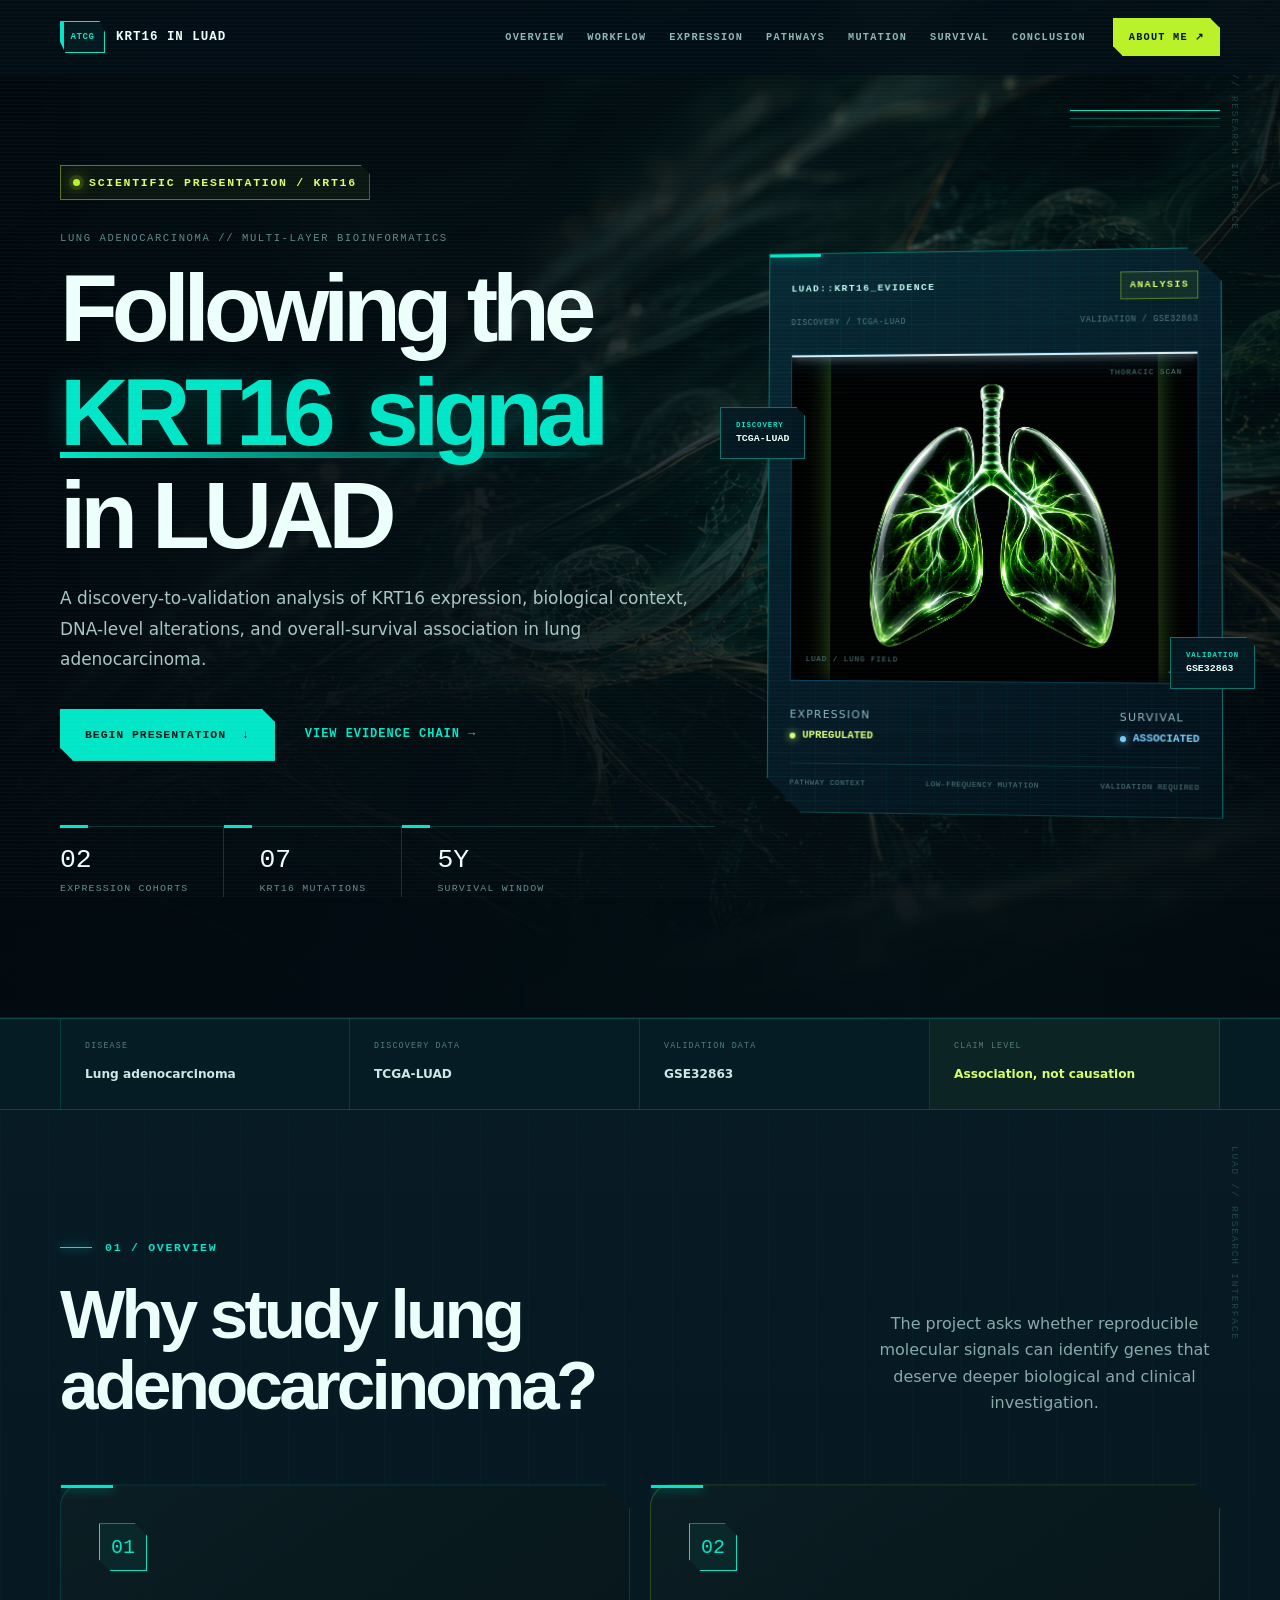
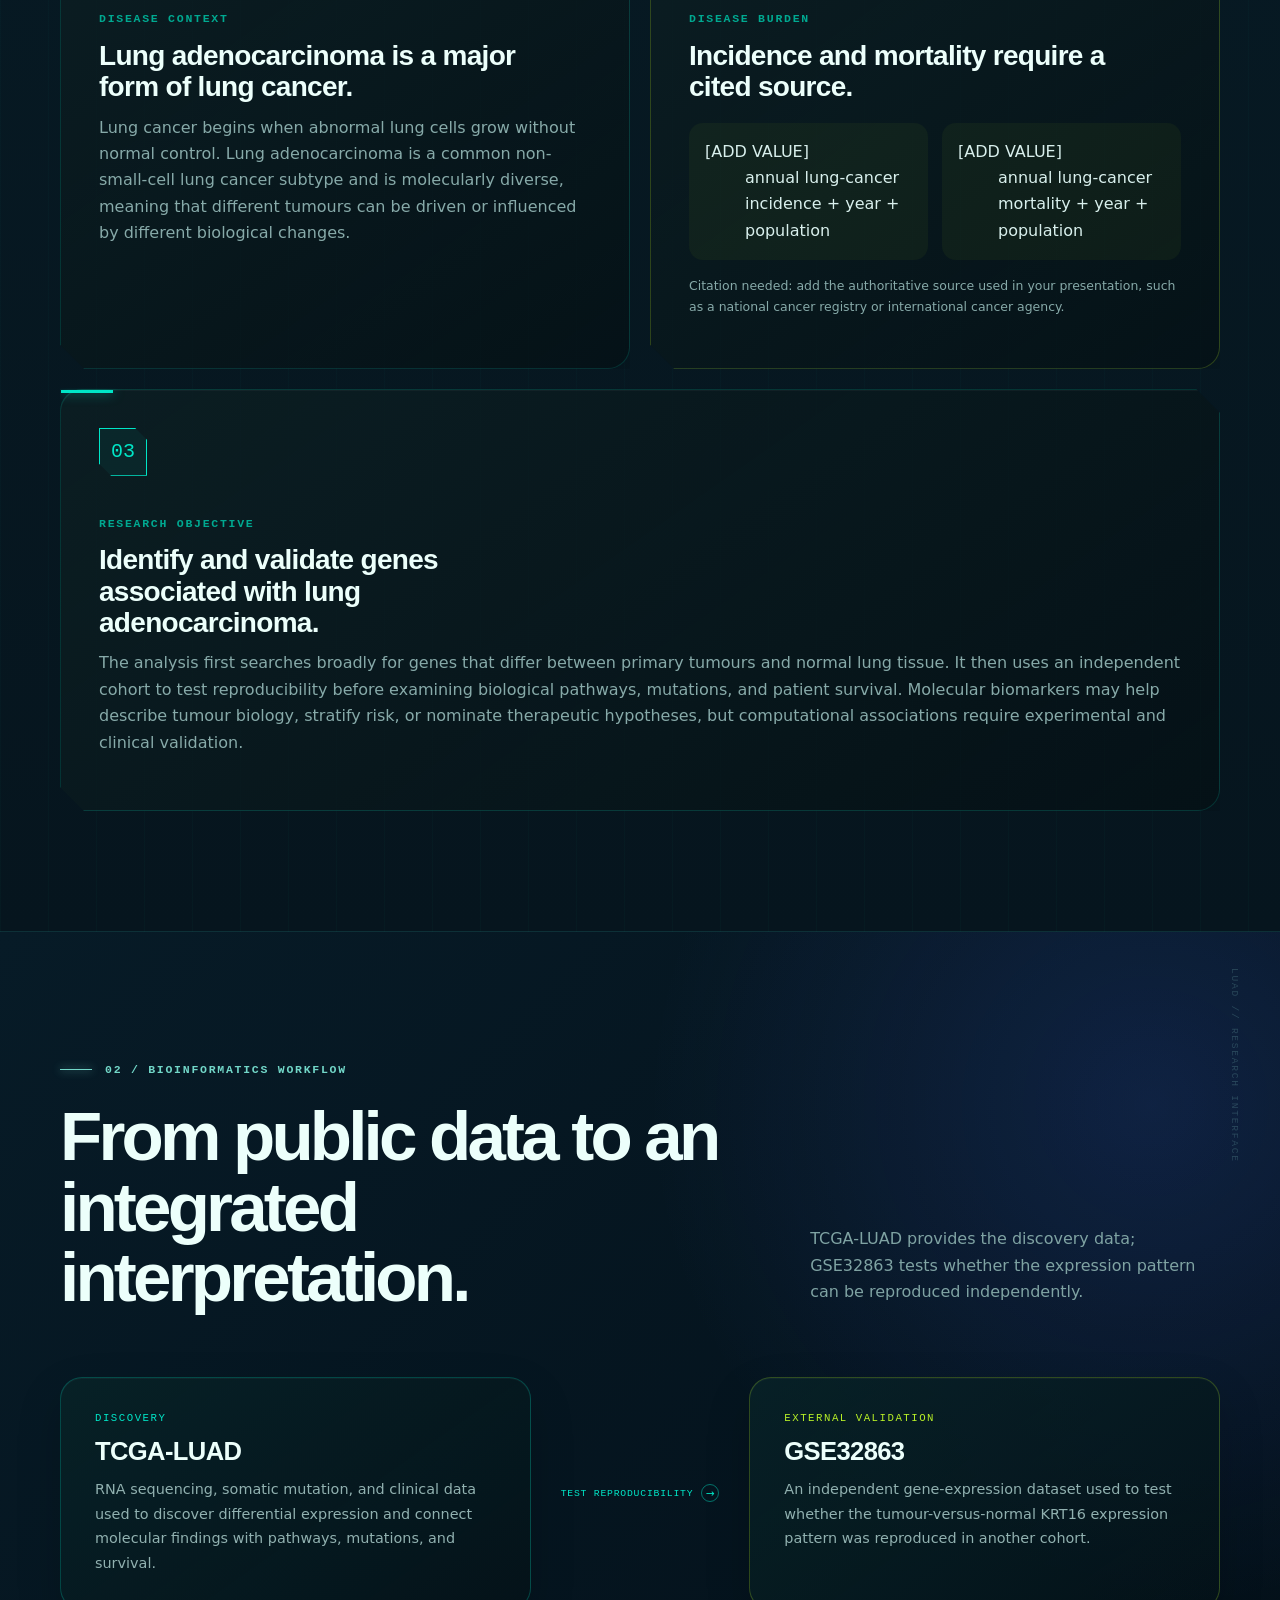
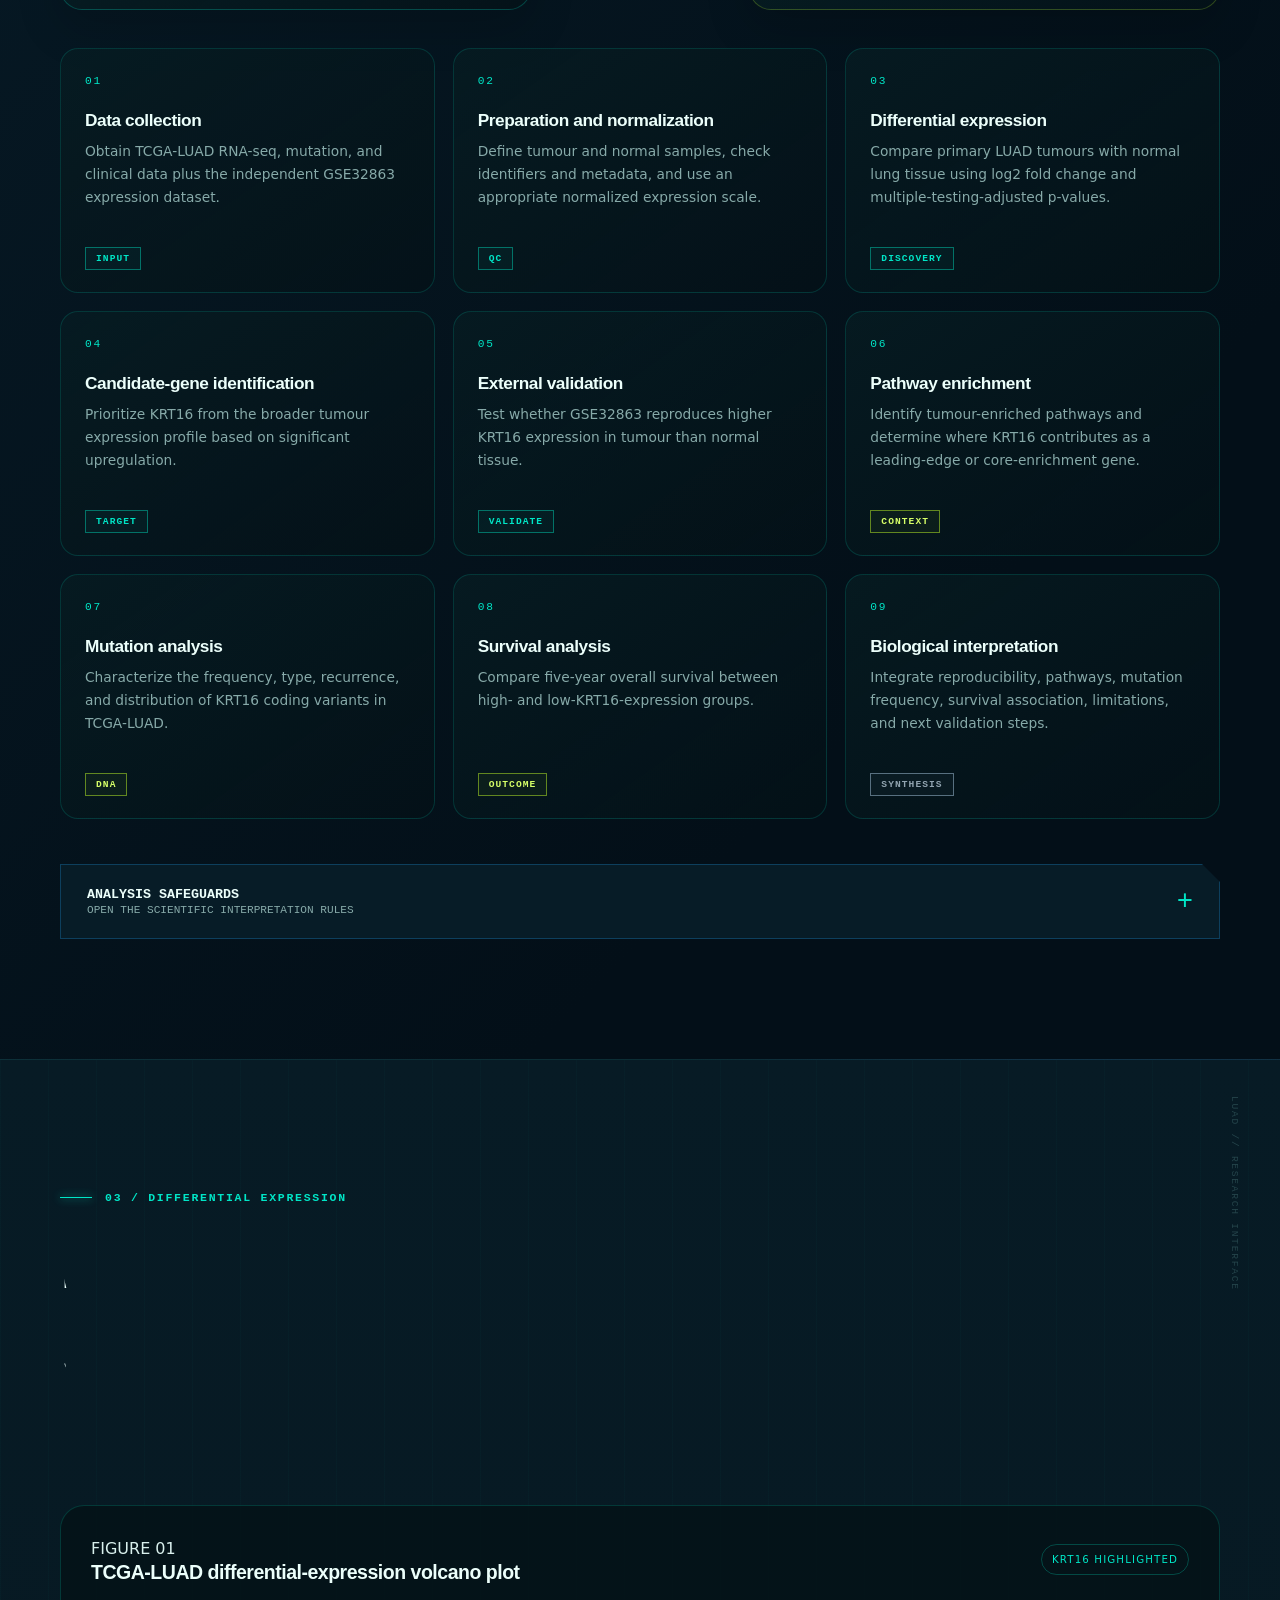
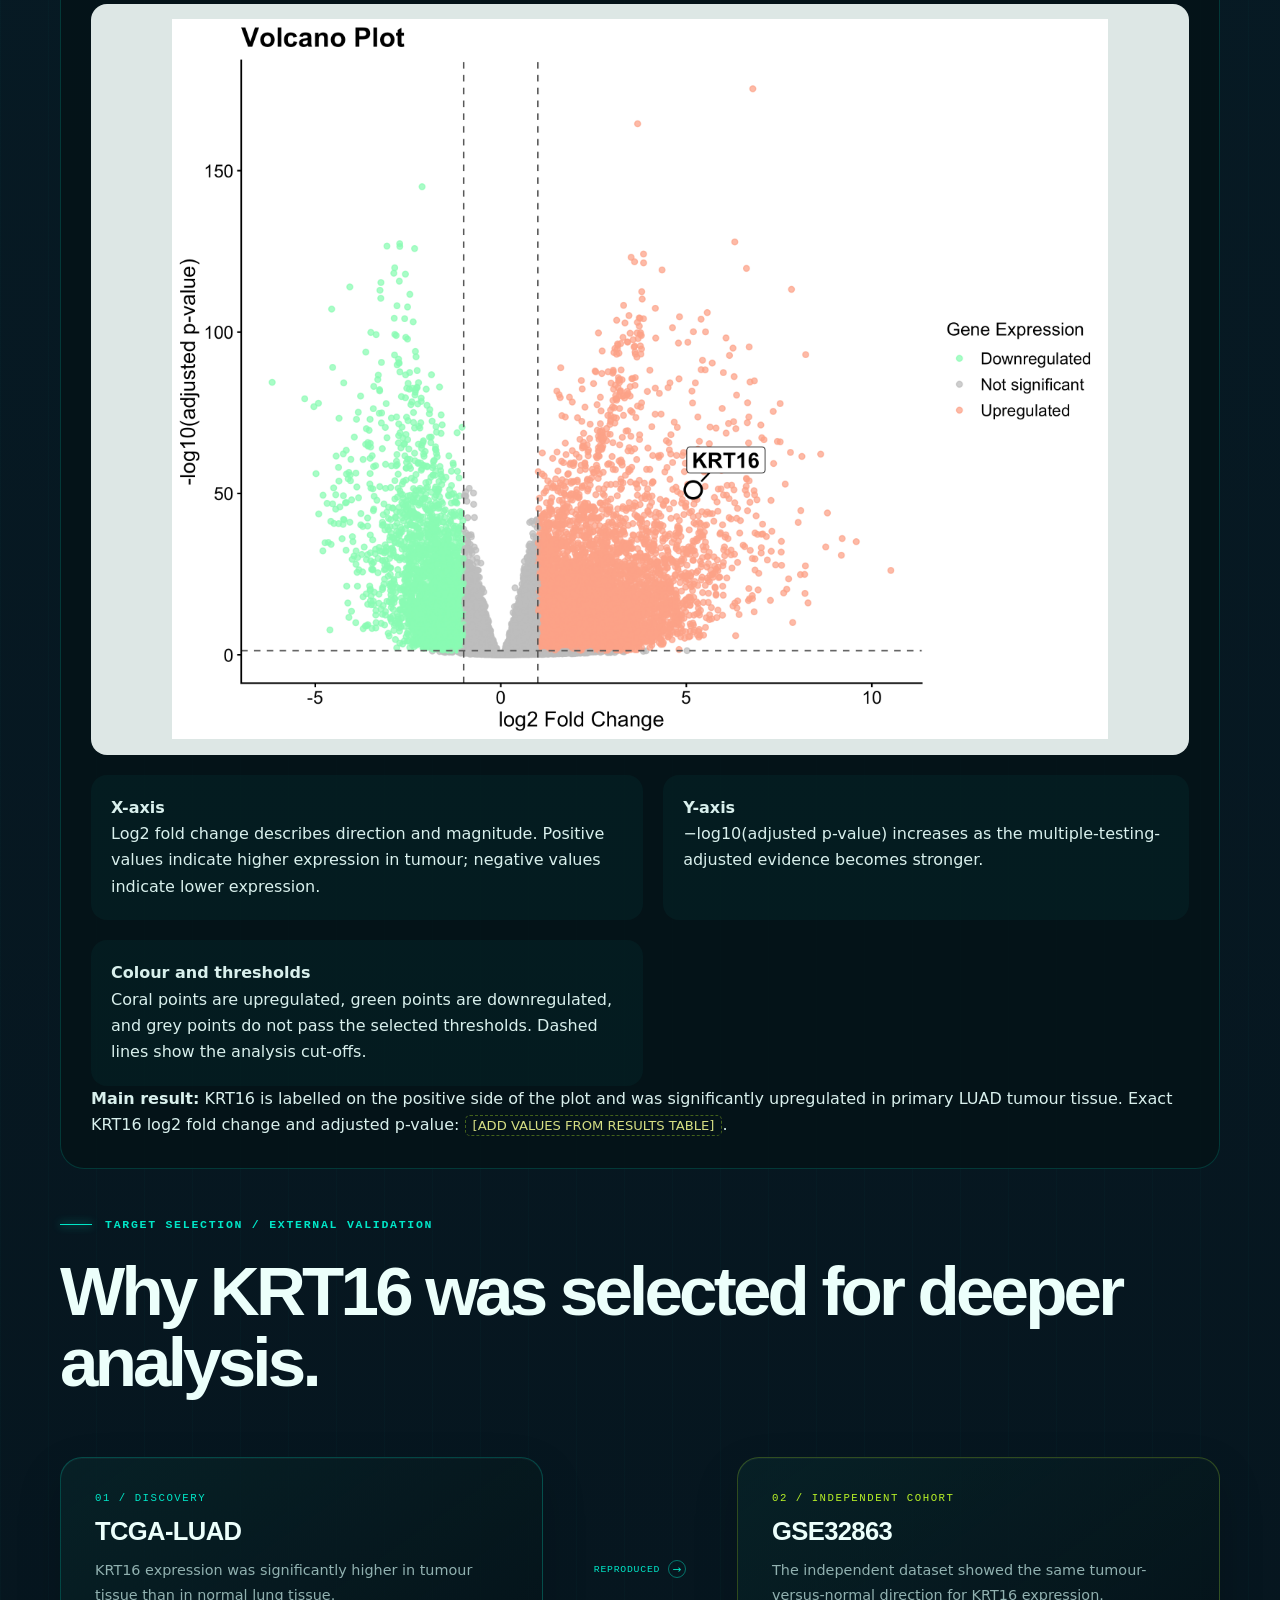
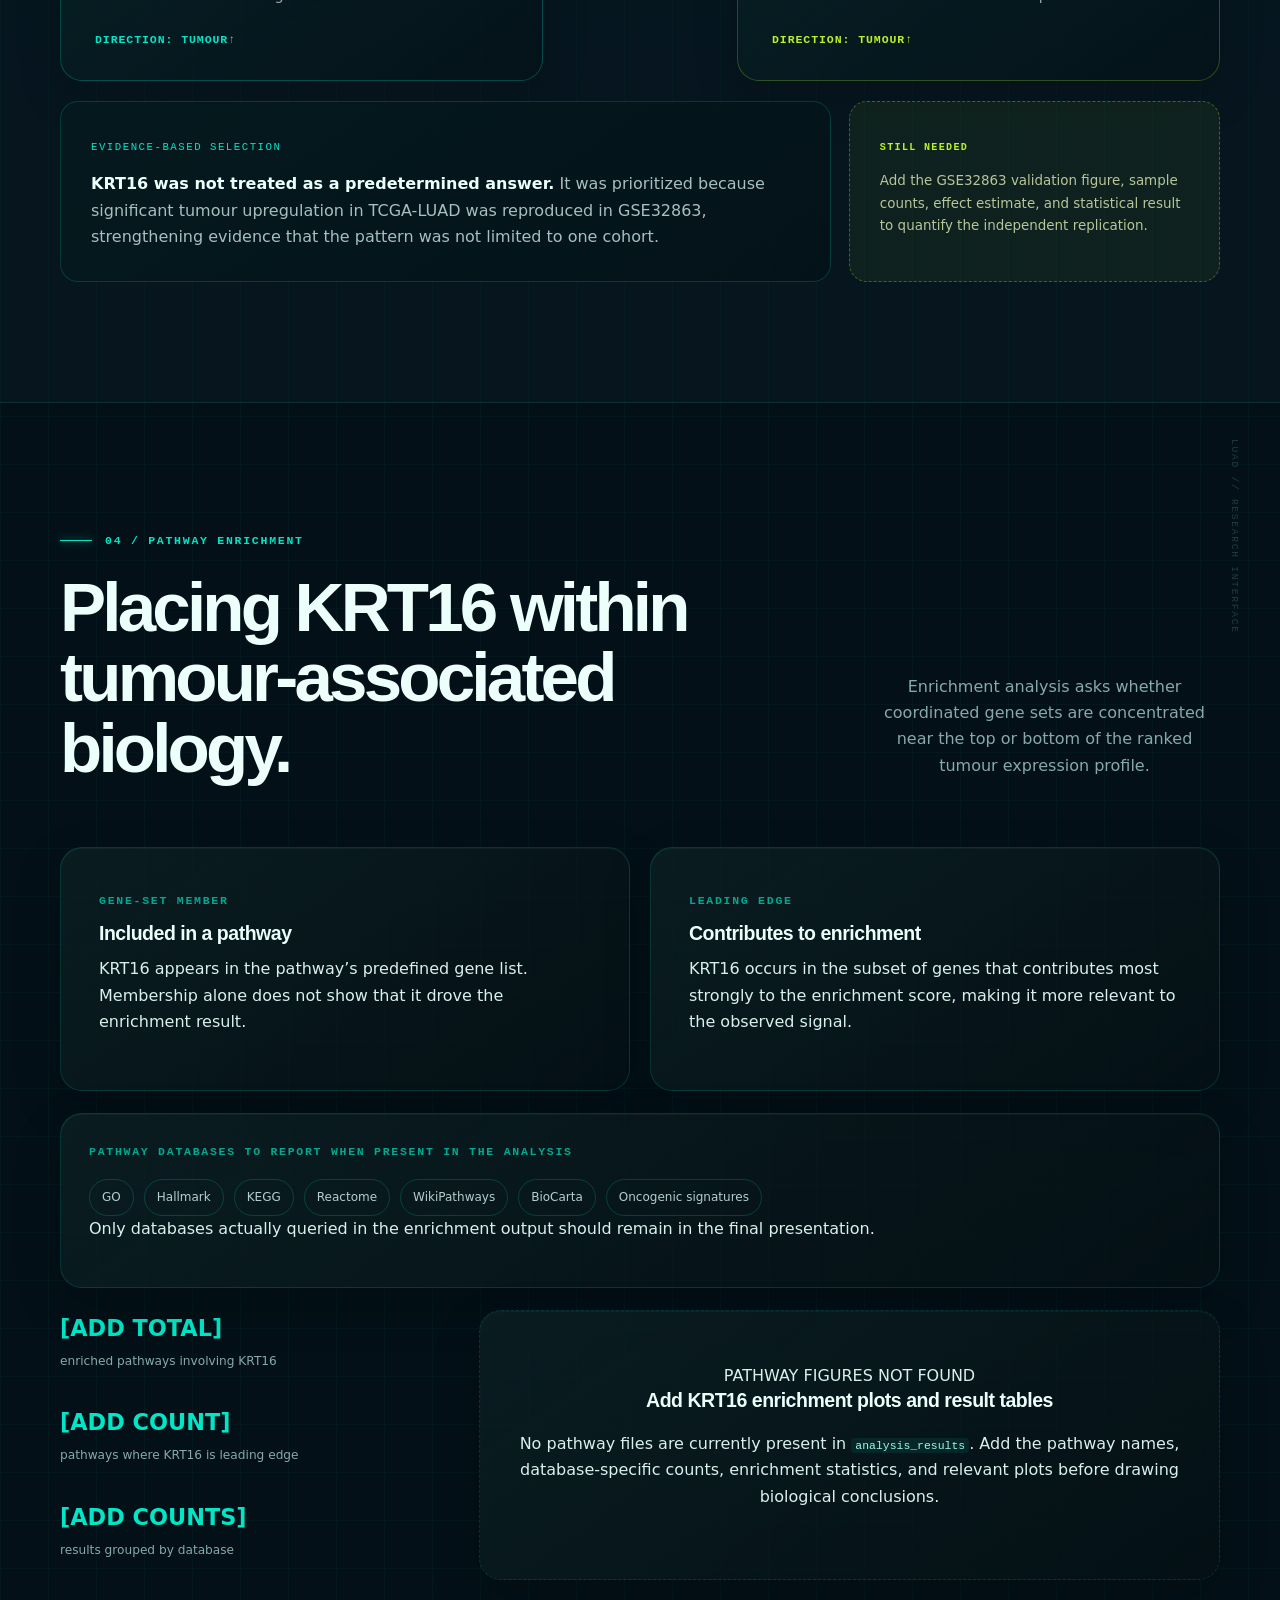
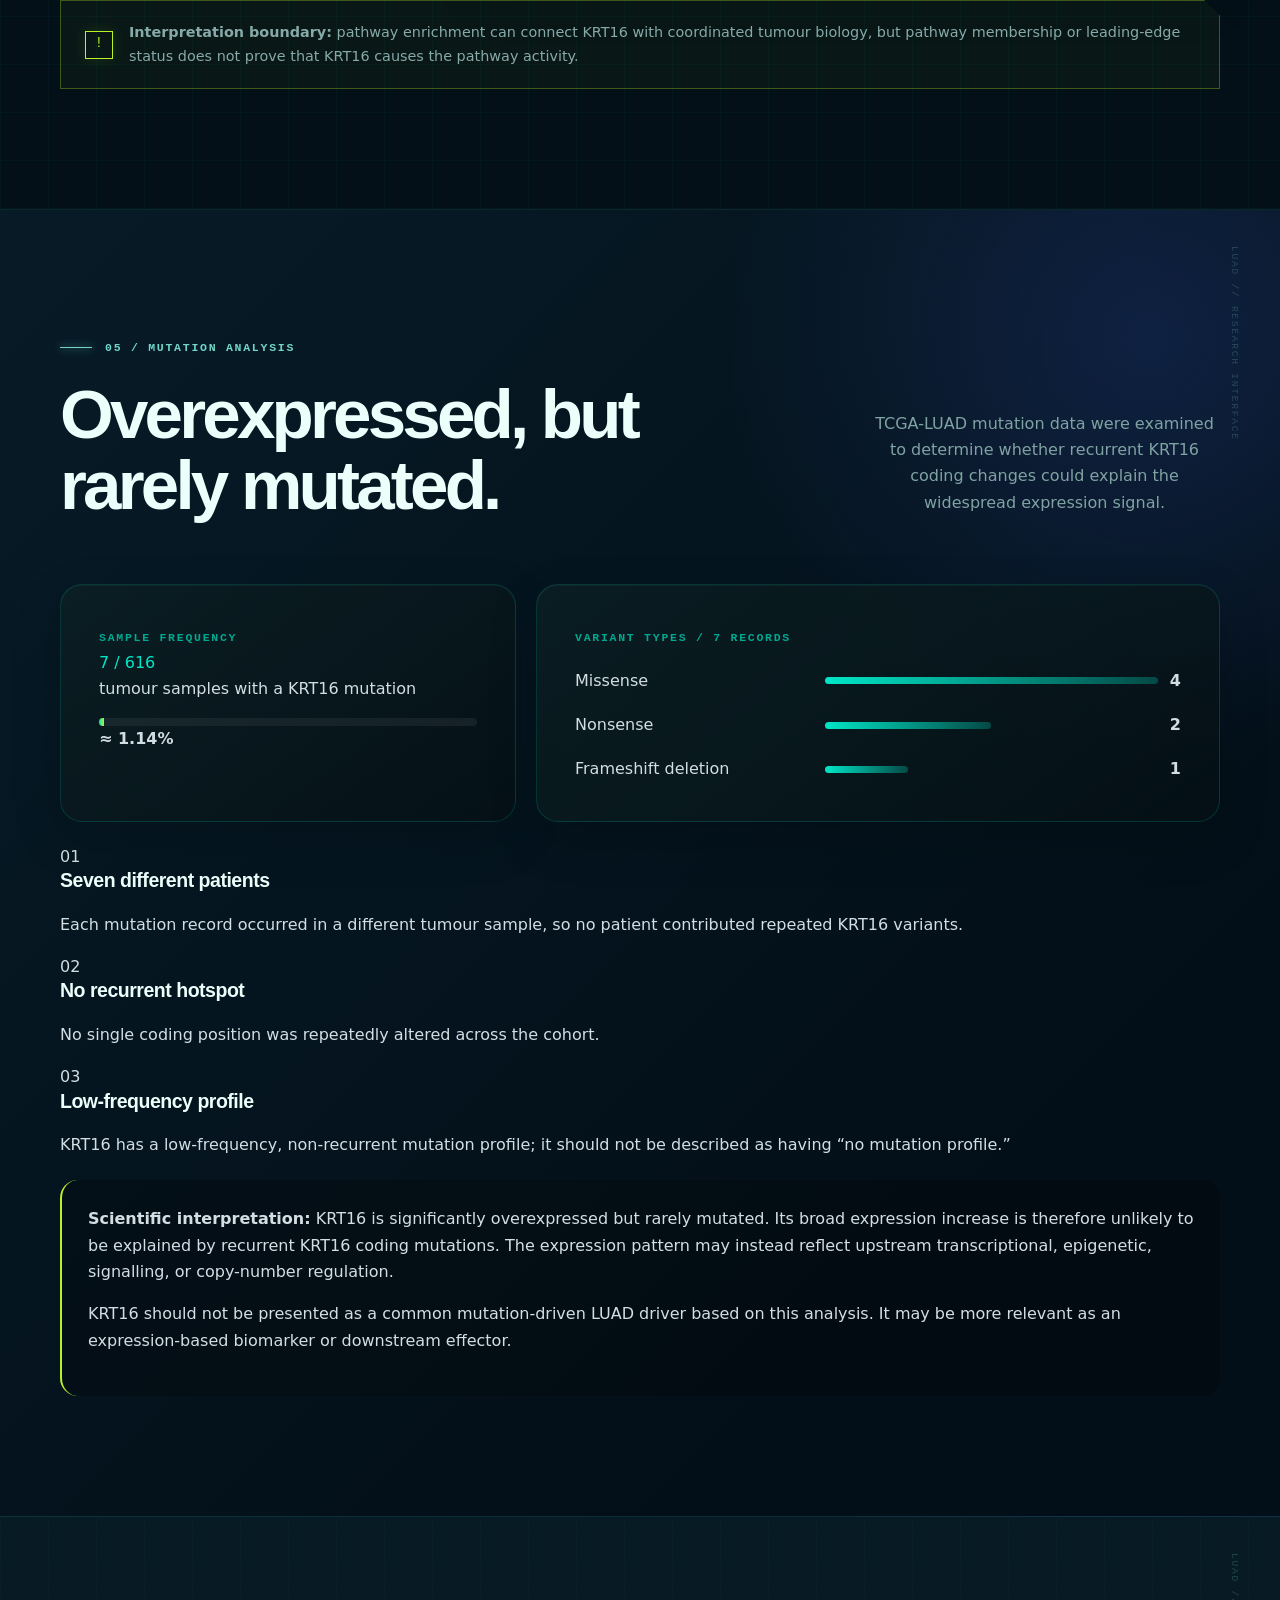
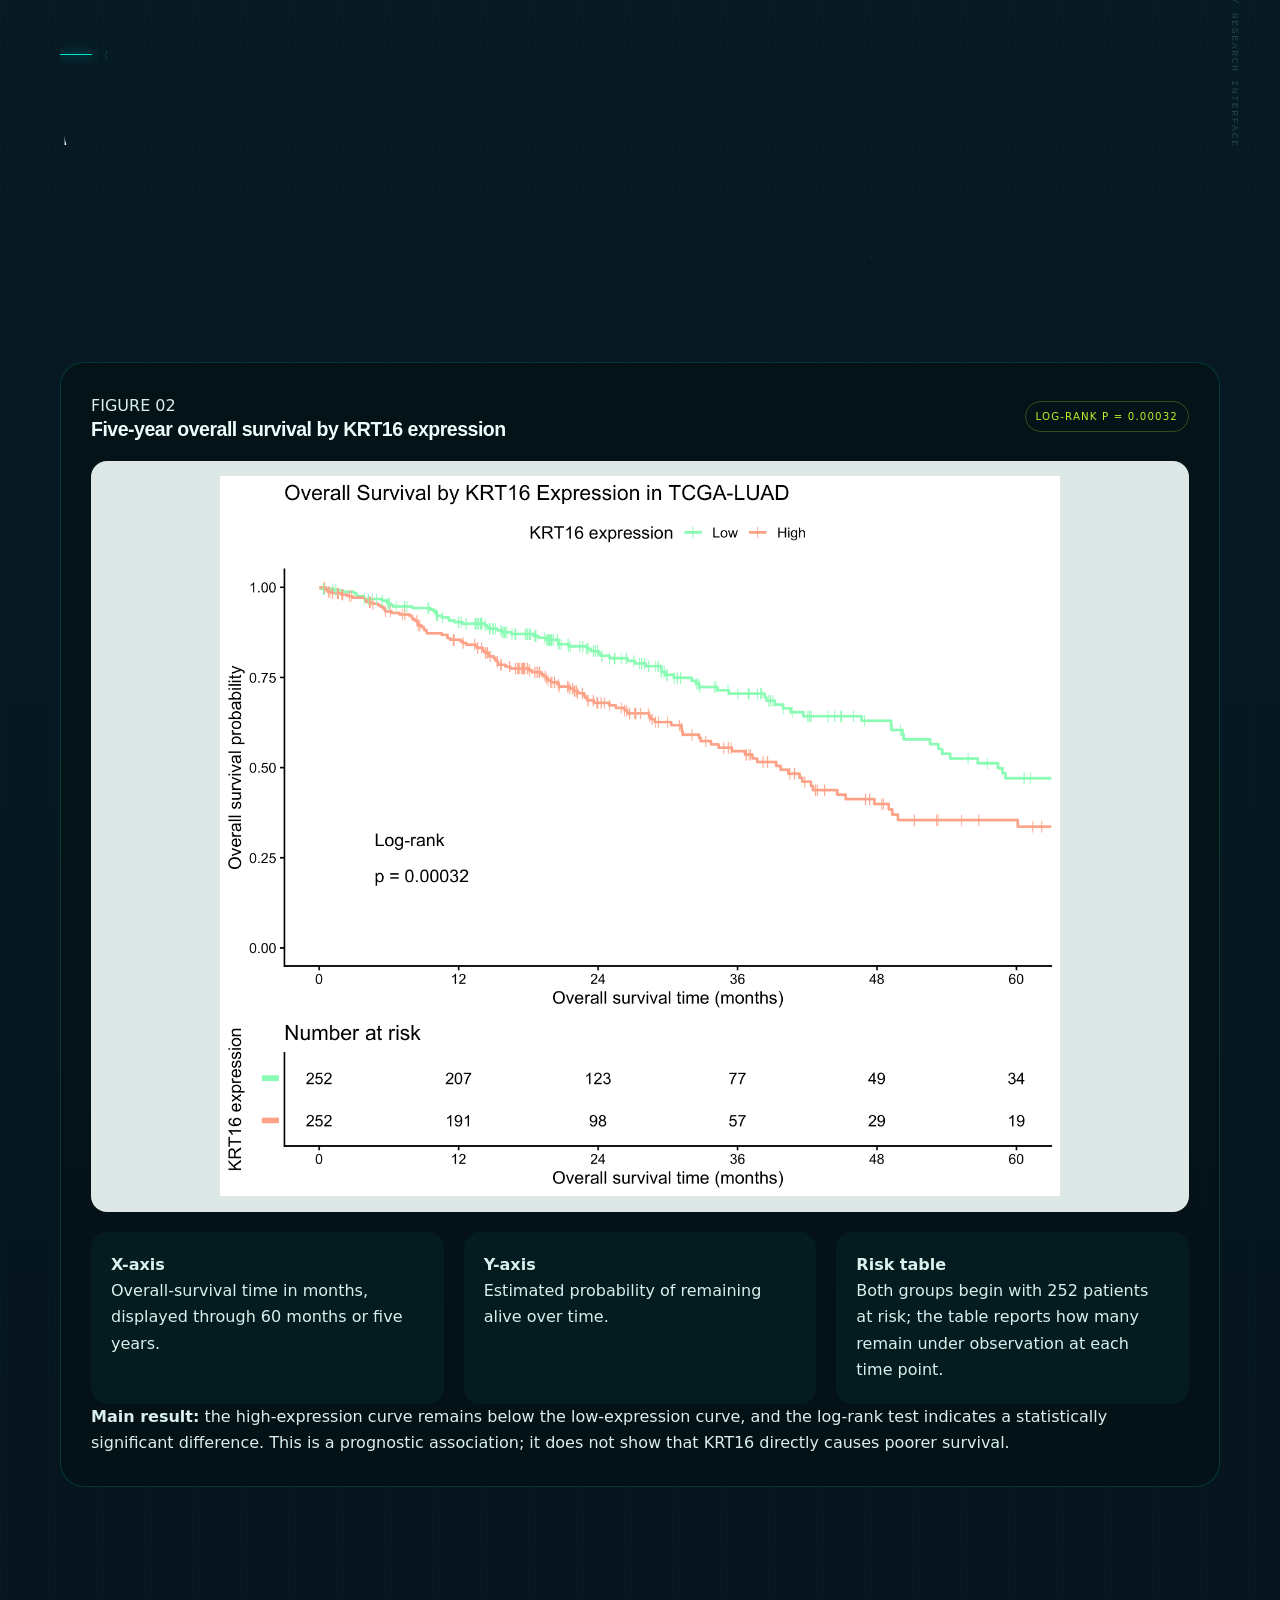
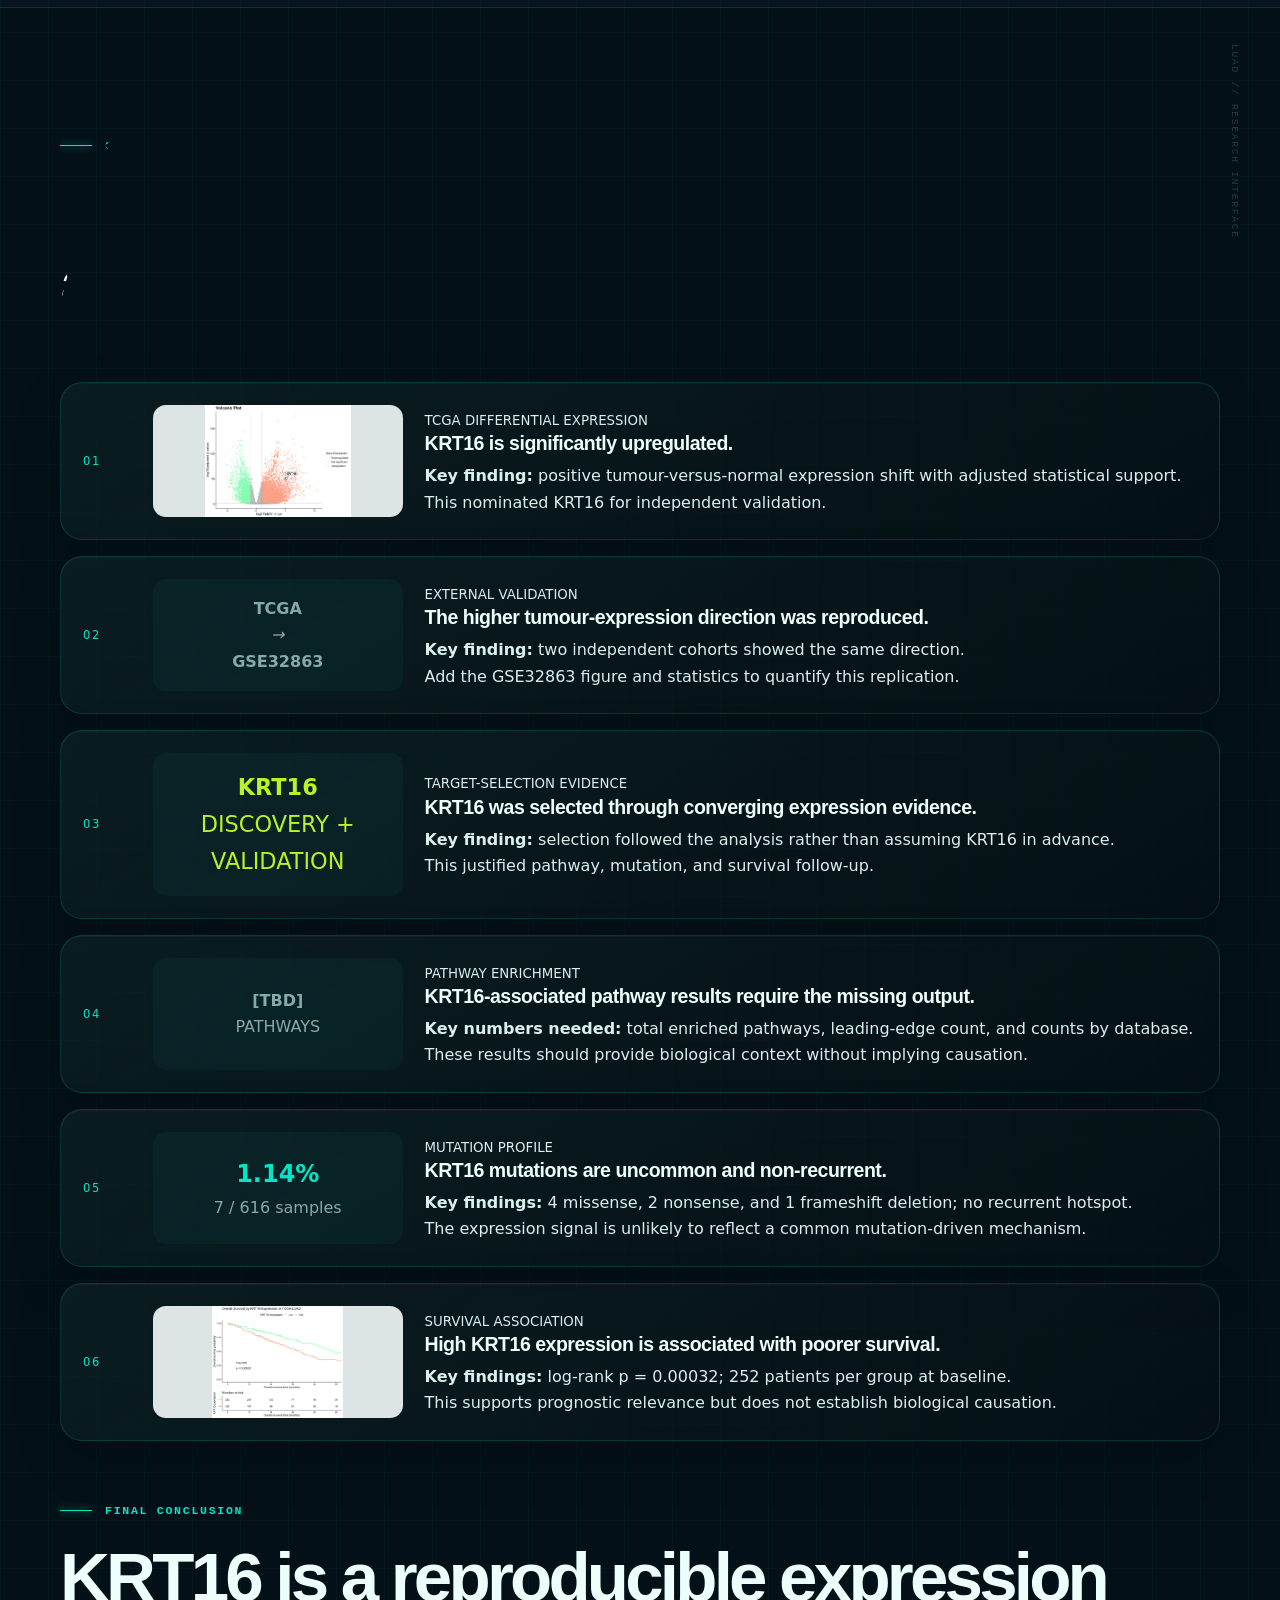
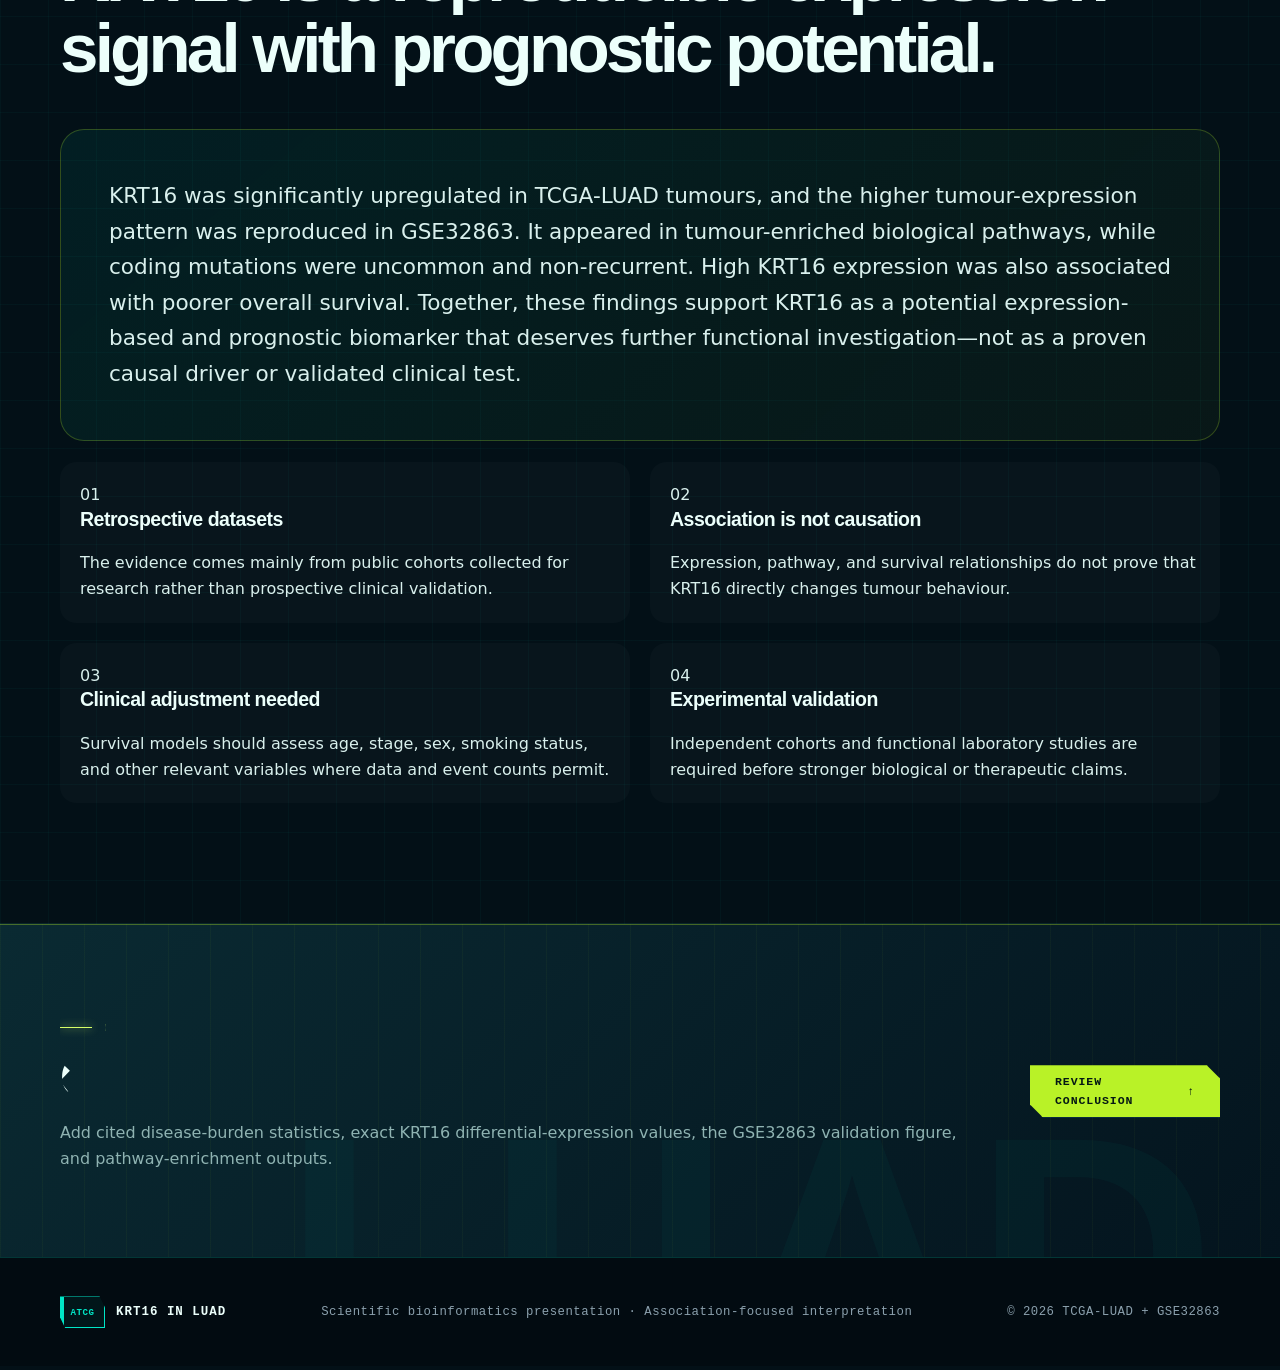
<file: index.html>
<!DOCTYPE html>
<html lang="en">
<head>
  <meta charset="UTF-8">
  <meta name="viewport" content="width=device-width, initial-scale=1.0">
  <meta name="description" content="A scientific bioinformatics presentation evaluating KRT16 expression, pathways, mutations, and survival in lung adenocarcinoma.">
  <title>KRT16 in LUAD | Scientific Bioinformatics Presentation</title>
  <link rel="icon" href="favicon.svg" type="image/svg+xml">
  <meta name="theme-color" content="#03131d">
  <link rel="stylesheet" href="style.css?v=20260718-8">
  <script src="script.js?v=20260718-8" defer></script>
</head>
<body>
  <div class="site-loader" role="status" aria-live="polite" aria-label="Loading KRT16 in LUAD presentation">
    <div class="loader-grid" aria-hidden="true"></div>
    <div class="loader-content">
      <div class="loader-brand" aria-hidden="true">
        <span class="loader-brand-mark">ATCG</span>
        <span>KRT16 // LUAD</span>
      </div>
      <p class="loader-code">SYSTEM_BOOT // SCIENTIFIC PRESENTATION</p>
      <h2 class="loader-title">Loading the <span>evidence chain.</span></h2>
      <p class="loader-message">Preparing expression, pathway, mutation, and survival modules.</p>
      <div class="loader-progress" aria-hidden="true"><span></span></div>
      <div class="loader-status" aria-hidden="true">
        <span>TCGA-LUAD</span>
        <span>GSE32863</span>
        <span class="loader-online"><i></i> ONLINE</span>
      </div>
    </div>
  </div>

  <div class="screen-noise" aria-hidden="true"></div>
  <a class="skip-link" href="#main-content">Skip to main content</a>

  <header class="site-header">
    <nav class="nav container" aria-label="Scientific presentation navigation">
      <a class="brand" href="#home" aria-label="KRT16 in LUAD home">
        <span class="brand-mark" aria-hidden="true">ATCG</span>
        <span>KRT16 in LUAD</span>
      </a>

      <button class="menu-button" type="button" aria-expanded="false" aria-controls="nav-links">
        <span class="sr-only">Open navigation menu</span>
        <span></span><span></span><span></span>
      </button>

      <div class="nav-links scientific-nav" id="nav-links">
        <a href="#overview">Overview</a>
        <a href="#workflow">Workflow</a>
        <a href="#differential">Expression</a>
        <a href="#pathways">Pathways</a>
        <a href="#mutation">Mutation</a>
        <a href="#survival">Survival</a>
        <a href="#integrated">Conclusion</a>
        <a class="nav-about" href="about.html">About Me <span aria-hidden="true">↗</span></a>
      </div>
    </nav>
  </header>

  <main id="main-content">
    <section class="hero section" id="home">
      <div class="hero-glow hero-glow-one"></div>
      <div class="hero-glow hero-glow-two"></div>
      <div class="container hero-grid">
        <div class="hero-copy">
          <div class="eyebrow"><span class="status-dot"></span> Scientific presentation / KRT16</div>
          <p class="hero-kicker">LUNG ADENOCARCINOMA // MULTI-LAYER BIOINFORMATICS</p>
          <h1>
            Following the
            <span class="wave-text" aria-label="KRT16 evidence">
              <span class="wave-word" aria-hidden="true">
                <span class="wave-letter" style="--wave-index: 0">K</span><span class="wave-letter" style="--wave-index: 1">R</span><span class="wave-letter" style="--wave-index: 2">T</span><span class="wave-letter" style="--wave-index: 3">1</span><span class="wave-letter" style="--wave-index: 4">6</span>
              </span>
              <span class="wave-word" aria-hidden="true">
                <span class="wave-letter" style="--wave-index: 5">s</span><span class="wave-letter" style="--wave-index: 6">i</span><span class="wave-letter" style="--wave-index: 7">g</span><span class="wave-letter" style="--wave-index: 8">n</span><span class="wave-letter" style="--wave-index: 9">a</span><span class="wave-letter" style="--wave-index: 10">l</span>
              </span>
            </span>
            <br>in LUAD
          </h1>
          <p class="hero-summary">
            A discovery-to-validation analysis of KRT16 expression, biological context,
            DNA-level alterations, and overall-survival association in lung adenocarcinoma.
          </p>
          <div class="hero-actions">
            <a class="button" href="#overview">Begin presentation <span aria-hidden="true">↓</span></a>
            <a class="text-link" href="#integrated">View evidence chain <span aria-hidden="true">→</span></a>
          </div>
          <dl class="hero-stats" aria-label="Presentation highlights">
            <div><dt>02</dt><dd>expression cohorts</dd></div>
            <div><dt>07</dt><dd>KRT16 mutations</dd></div>
            <div><dt>5Y</dt><dd>survival window</dd></div>
          </dl>
        </div>

        <div class="hero-visual" aria-hidden="true">
          <div class="data-card">
            <div class="data-card-top">
              <span>LUAD::KRT16_EVIDENCE</span>
              <span class="live-label">ANALYSIS</span>
            </div>
            <div class="console-meta">
              <span>DISCOVERY / TCGA-LUAD</span>
              <span>VALIDATION / GSE32863</span>
            </div>
            <div class="xray-window">
              <span class="scan-label label-a">THORACIC SCAN</span>
              <span class="scan-label label-b">LUAD / LUNG FIELD</span>
              <span class="scan-line"></span>
              <div class="lung-scan-visual" role="img" aria-label="Stylized lungs changing from green to red during a scan">
                <img class="lung-scan-image lung-green" src="green_lung.png" alt="" draggable="false">
                <div class="lung-red-reveal">
                  <img class="lung-scan-image lung-red" src="red_lung.png" alt="" draggable="false">
                </div>
              </div>
            </div>
            <div class="data-card-bottom">
              <div><span>EXPRESSION</span><strong><i></i> Upregulated</strong></div>
              <div><span>SURVIVAL</span><strong class="processing"><i></i> Associated</strong></div>
            </div>
            <div class="console-readout">
              <span>PATHWAY CONTEXT</span>
              <span>LOW-FREQUENCY MUTATION</span>
              <span>VALIDATION REQUIRED</span>
            </div>
          </div>
          <div class="floating-tag tag-one"><small>DISCOVERY</small> TCGA-LUAD</div>
          <div class="floating-tag tag-two"><small>VALIDATION</small> GSE32863</div>
        </div>
      </div>
    </section>

    <aside class="research-rail" aria-label="Scientific evidence status">
      <div class="container research-rail-inner">
        <div><span>DISEASE</span><strong>Lung adenocarcinoma</strong></div>
        <div><span>DISCOVERY DATA</span><strong>TCGA-LUAD</strong></div>
        <div><span>VALIDATION DATA</span><strong>GSE32863</strong></div>
        <div class="rail-caution"><span>CLAIM LEVEL</span><strong>Association, not causation</strong></div>
      </div>
    </aside>

    <section class="section section-light" id="overview">
      <div class="container">
        <div class="section-heading">
          <div>
            <p class="section-number">01 / OVERVIEW</p>
            <h2>Why study lung adenocarcinoma?</h2>
          </div>
          <p class="section-lede">The project asks whether reproducible molecular signals can identify genes that deserve deeper biological and clinical investigation.</p>
        </div>

        <div class="overview-grid scientific-overview-grid">
          <article class="feature-card scientific-card">
            <span class="card-icon" aria-hidden="true">01</span>
            <p class="card-label">DISEASE CONTEXT</p>
            <h3>Lung adenocarcinoma is a major form of lung cancer.</h3>
            <p>Lung cancer begins when abnormal lung cells grow without normal control. Lung adenocarcinoma is a common non-small-cell lung cancer subtype and is molecularly diverse, meaning that different tumours can be driven or influenced by different biological changes.</p>
          </article>

          <article class="feature-card scientific-card data-needed-card">
            <span class="card-icon" aria-hidden="true">02</span>
            <p class="card-label">DISEASE BURDEN</p>
            <h3>Incidence and mortality require a cited source.</h3>
            <dl class="placeholder-stats">
              <div><dt>[ADD VALUE]</dt><dd>annual lung-cancer incidence + year + population</dd></div>
              <div><dt>[ADD VALUE]</dt><dd>annual lung-cancer mortality + year + population</dd></div>
            </dl>
            <p class="source-needed">Citation needed: add the authoritative source used in your presentation, such as a national cancer registry or international cancer agency.</p>
          </article>

          <article class="feature-card scientific-card wide-scientific-card">
            <span class="card-icon" aria-hidden="true">03</span>
            <p class="card-label">RESEARCH OBJECTIVE</p>
            <h3>Identify and validate genes associated with lung adenocarcinoma.</h3>
            <p>The analysis first searches broadly for genes that differ between primary tumours and normal lung tissue. It then uses an independent cohort to test reproducibility before examining biological pathways, mutations, and patient survival. Molecular biomarkers may help describe tumour biology, stratify risk, or nominate therapeutic hypotheses, but computational associations require experimental and clinical validation.</p>
          </article>
        </div>
      </div>
    </section>

    <section class="section section-dark" id="workflow">
      <div class="container">
        <div class="section-heading dark-heading workflow-heading">
          <div>
            <p class="section-number">02 / BIOINFORMATICS WORKFLOW</p>
            <h2>From public data to an integrated interpretation.</h2>
          </div>
          <p class="section-lede">TCGA-LUAD provides the discovery data; GSE32863 tests whether the expression pattern can be reproduced independently.</p>
        </div>

        <div class="workflow-datasets" aria-label="Datasets used">
          <article class="workflow-dataset-card">
            <span class="dataset-kicker">DISCOVERY</span>
            <h3>TCGA-LUAD</h3>
            <p>RNA sequencing, somatic mutation, and clinical data used to discover differential expression and connect molecular findings with pathways, mutations, and survival.</p>
          </article>
          <div class="workflow-dataset-connector" aria-hidden="true">
            <i></i><span>Test reproducibility</span><b>→</b><i></i>
          </div>
          <article class="workflow-dataset-card workflow-dataset-card--validation">
            <span class="dataset-kicker">EXTERNAL VALIDATION</span>
            <h3>GSE32863</h3>
            <p>An independent gene-expression dataset used to test whether the tumour-versus-normal KRT16 expression pattern was reproduced in another cohort.</p>
          </article>
        </div>

        <ol class="scientific-workflow">
          <li><span class="step-number">01</span><div class="step-copy"><h3>Data collection</h3><p>Obtain TCGA-LUAD RNA-seq, mutation, and clinical data plus the independent GSE32863 expression dataset.</p></div><span class="step-status step-status--complete">INPUT</span></li>
          <li><span class="step-number">02</span><div class="step-copy"><h3>Preparation and normalization</h3><p>Define tumour and normal samples, check identifiers and metadata, and use an appropriate normalized expression scale.</p></div><span class="step-status step-status--complete">QC</span></li>
          <li><span class="step-number">03</span><div class="step-copy"><h3>Differential expression</h3><p>Compare primary LUAD tumours with normal lung tissue using log2 fold change and multiple-testing-adjusted p-values.</p></div><span class="step-status step-status--complete">DISCOVERY</span></li>
          <li><span class="step-number">04</span><div class="step-copy"><h3>Candidate-gene identification</h3><p>Prioritize KRT16 from the broader tumour expression profile based on significant upregulation.</p></div><span class="step-status step-status--complete">TARGET</span></li>
          <li><span class="step-number">05</span><div class="step-copy"><h3>External validation</h3><p>Test whether GSE32863 reproduces higher KRT16 expression in tumour than normal tissue.</p></div><span class="step-status step-status--complete">VALIDATE</span></li>
          <li><span class="step-number">06</span><div class="step-copy"><h3>Pathway enrichment</h3><p>Identify tumour-enriched pathways and determine where KRT16 contributes as a leading-edge or core-enrichment gene.</p></div><span class="step-status step-status--current">CONTEXT</span></li>
          <li><span class="step-number">07</span><div class="step-copy"><h3>Mutation analysis</h3><p>Characterize the frequency, type, recurrence, and distribution of KRT16 coding variants in TCGA-LUAD.</p></div><span class="step-status step-status--current">DNA</span></li>
          <li><span class="step-number">08</span><div class="step-copy"><h3>Survival analysis</h3><p>Compare five-year overall survival between high- and low-KRT16-expression groups.</p></div><span class="step-status step-status--current">OUTCOME</span></li>
          <li><span class="step-number">09</span><div class="step-copy"><h3>Biological interpretation</h3><p>Integrate reproducibility, pathways, mutation frequency, survival association, limitations, and next validation steps.</p></div><span class="step-status step-status--planned">SYNTHESIS</span></li>
        </ol>

        <div class="technical-panel">
          <button class="technical-toggle" type="button" aria-expanded="false" aria-controls="technical-details">
            <span><strong>Analysis safeguards</strong><small>Open the scientific interpretation rules</small></span>
            <span class="toggle-symbol" aria-hidden="true">+</span>
          </button>
          <div class="technical-details" id="technical-details" hidden>
            <div><h3>Multiple testing</h3><p>Use adjusted p-values when thousands of genes or many pathways are tested simultaneously.</p></div>
            <div><h3>Independent validation</h3><p>Reproduction in GSE32863 strengthens evidence but does not eliminate differences in platform, preprocessing, or patient composition.</p></div>
            <div><h3>Association language</h3><p>Pathway, mutation, and survival findings are interpreted as associations unless supported by functional experiments.</p></div>
          </div>
        </div>
      </div>
    </section>

    <section class="section section-light" id="differential">
      <div class="container">
        <div class="section-heading">
          <div>
            <p class="section-number">03 / DIFFERENTIAL EXPRESSION</p>
            <h2>KRT16 emerged from a genome-wide tumour comparison.</h2>
          </div>
          <p class="section-lede">TCGA-LUAD primary tumours were compared with normal lung tissue to identify genes with both a meaningful expression shift and statistical support.</p>
        </div>

        <article class="scientific-figure result-figure-card">
          <div class="figure-heading">
            <div><span>FIGURE 01</span><h3>TCGA-LUAD differential-expression volcano plot</h3></div>
            <span class="evidence-badge">KRT16 HIGHLIGHTED</span>
          </div>
          <div class="figure-frame figure-frame-light">
            <img src="analysis_results/volcanoplot_KRT16.png" alt="Volcano plot of TCGA-LUAD differential expression showing log2 fold change on the x-axis, minus log10 adjusted p-value on the y-axis, and KRT16 labelled among significantly upregulated genes." loading="lazy">
          </div>
          <div class="figure-explanation-grid">
            <div><strong>X-axis</strong><p>Log2 fold change describes direction and magnitude. Positive values indicate higher expression in tumour; negative values indicate lower expression.</p></div>
            <div><strong>Y-axis</strong><p>−log10(adjusted p-value) increases as the multiple-testing-adjusted evidence becomes stronger.</p></div>
            <div><strong>Colour and thresholds</strong><p>Coral points are upregulated, green points are downregulated, and grey points do not pass the selected thresholds. Dashed lines show the analysis cut-offs.</p></div>
          </div>
          <figcaption><strong>Main result:</strong> KRT16 is labelled on the positive side of the plot and was significantly upregulated in primary LUAD tumour tissue. Exact KRT16 log2 fold change and adjusted p-value: <span class="inline-placeholder">[ADD VALUES FROM RESULTS TABLE]</span>.</figcaption>
        </article>

        <div class="target-selection-block">
          <div class="compact-heading">
            <div><p class="section-number">TARGET SELECTION / EXTERNAL VALIDATION</p><h2>Why KRT16 was selected for deeper analysis.</h2></div>
          </div>
          <div class="workflow-datasets expression-dataset-comparison" aria-label="KRT16 discovery and independent validation cohorts">
            <article class="workflow-dataset-card expression-dataset-card">
              <span class="dataset-kicker">01 / DISCOVERY</span>
              <h3>TCGA-LUAD</h3>
              <p>KRT16 expression was significantly higher in tumour tissue than in normal lung tissue.</p>
              <strong class="expression-direction">Direction: tumour <span aria-hidden="true">↑</span></strong>
            </article>
            <div class="workflow-dataset-connector expression-validation-connector" aria-hidden="true">
              <span>Reproduced</span><b>→</b>
            </div>
            <article class="workflow-dataset-card workflow-dataset-card--validation expression-dataset-card">
              <span class="dataset-kicker">02 / INDEPENDENT COHORT</span>
              <h3>GSE32863</h3>
              <p>The independent dataset showed the same tumour-versus-normal direction for KRT16 expression.</p>
              <strong class="expression-direction">Direction: tumour <span aria-hidden="true">↑</span></strong>
            </article>
          </div>
          <div class="selection-evidence-summary">
            <div class="selection-logic">
              <span class="dataset-kicker">EVIDENCE-BASED SELECTION</span>
              <p><strong>KRT16 was not treated as a predetermined answer.</strong> It was prioritized because significant tumour upregulation in TCGA-LUAD was reproduced in GSE32863, strengthening evidence that the pattern was not limited to one cohort.</p>
            </div>
            <aside class="selection-data-note" role="note">
              <span>STILL NEEDED</span>
              <p>Add the GSE32863 validation figure, sample counts, effect estimate, and statistical result to quantify the independent replication.</p>
            </aside>
          </div>
        </div>
      </div>
    </section>

    <section class="section" id="pathways">
      <div class="container">
        <div class="section-heading">
          <div>
            <p class="section-number">04 / PATHWAY ENRICHMENT</p>
            <h2>Placing KRT16 within tumour-associated biology.</h2>
          </div>
          <p class="section-lede">Enrichment analysis asks whether coordinated gene sets are concentrated near the top or bottom of the ranked tumour expression profile.</p>
        </div>

        <div class="pathway-definition-grid">
          <article class="scientific-card"><span class="card-label">GENE-SET MEMBER</span><h3>Included in a pathway</h3><p>KRT16 appears in the pathway’s predefined gene list. Membership alone does not show that it drove the enrichment result.</p></article>
          <article class="scientific-card"><span class="card-label">LEADING EDGE</span><h3>Contributes to enrichment</h3><p>KRT16 occurs in the subset of genes that contributes most strongly to the enrichment score, making it more relevant to the observed signal.</p></article>
        </div>

        <div class="database-panel">
          <p class="card-label">PATHWAY DATABASES TO REPORT WHEN PRESENT IN THE ANALYSIS</p>
          <div class="database-chips" aria-label="Potential pathway databases">
            <span>GO</span><span>Hallmark</span><span>KEGG</span><span>Reactome</span><span>WikiPathways</span><span>BioCarta</span><span>Oncogenic signatures</span>
          </div>
          <p>Only databases actually queried in the enrichment output should remain in the final presentation.</p>
        </div>

        <div class="pathway-results-shell">
          <div class="pathway-metrics">
            <article><strong>[ADD TOTAL]</strong><span>enriched pathways involving KRT16</span></article>
            <article><strong>[ADD COUNT]</strong><span>pathways where KRT16 is leading edge</span></article>
            <article><strong>[ADD COUNTS]</strong><span>results grouped by database</span></article>
          </div>
          <div class="figure-placeholder scientific-placeholder" role="note">
            <span>PATHWAY FIGURES NOT FOUND</span>
            <h3>Add KRT16 enrichment plots and result tables</h3>
            <p>No pathway files are currently present in <code>analysis_results</code>. Add the pathway names, database-specific counts, enrichment statistics, and relevant plots before drawing biological conclusions.</p>
          </div>
        </div>

        <div class="in-progress-note pathway-caution"><span aria-hidden="true">!</span><p><strong>Interpretation boundary:</strong> pathway enrichment can connect KRT16 with coordinated tumour biology, but pathway membership or leading-edge status does not prove that KRT16 causes the pathway activity.</p></div>
      </div>
    </section>

    <section class="section section-dark" id="mutation">
      <div class="container">
        <div class="section-heading dark-heading">
          <div><p class="section-number">05 / MUTATION ANALYSIS</p><h2>Overexpressed, but rarely mutated.</h2></div>
          <p class="section-lede">TCGA-LUAD mutation data were examined to determine whether recurrent KRT16 coding changes could explain the widespread expression signal.</p>
        </div>

        <div class="mutation-dashboard">
          <div class="mutation-frequency-card">
            <span class="card-label">SAMPLE FREQUENCY</span>
            <strong>7 / 616</strong>
            <p>tumour samples with a KRT16 mutation</p>
            <div class="frequency-bar" aria-label="Approximately 1.14 percent of samples contained a KRT16 mutation"><span></span></div>
            <b>≈ 1.14%</b>
          </div>
          <div class="mutation-type-card">
            <span class="card-label">VARIANT TYPES / 7 RECORDS</span>
            <div class="mutation-type-row"><span>Missense</span><div><i style="--count:4"></i></div><strong>4</strong></div>
            <div class="mutation-type-row"><span>Nonsense</span><div><i style="--count:2"></i></div><strong>2</strong></div>
            <div class="mutation-type-row"><span>Frameshift deletion</span><div><i style="--count:1"></i></div><strong>1</strong></div>
          </div>
        </div>

        <div class="mutation-findings">
          <article><span>01</span><h3>Seven different patients</h3><p>Each mutation record occurred in a different tumour sample, so no patient contributed repeated KRT16 variants.</p></article>
          <article><span>02</span><h3>No recurrent hotspot</h3><p>No single coding position was repeatedly altered across the cohort.</p></article>
          <article><span>03</span><h3>Low-frequency profile</h3><p>KRT16 has a low-frequency, non-recurrent mutation profile; it should not be described as having “no mutation profile.”</p></article>
        </div>

        <div class="evidence-interpretation dark-interpretation">
          <p><strong>Scientific interpretation:</strong> KRT16 is significantly overexpressed but rarely mutated. Its broad expression increase is therefore unlikely to be explained by recurrent KRT16 coding mutations. The expression pattern may instead reflect upstream transcriptional, epigenetic, signalling, or copy-number regulation.</p>
          <p>KRT16 should not be presented as a common mutation-driven LUAD driver based on this analysis. It may be more relevant as an expression-based biomarker or downstream effector.</p>
        </div>
      </div>
    </section>

    <section class="section section-light" id="survival">
      <div class="container">
        <div class="section-heading">
          <div><p class="section-number">06 / SURVIVAL ANALYSIS</p><h2>Higher KRT16 expression marks poorer five-year survival.</h2></div>
          <p class="section-lede">Kaplan–Meier analysis compares overall survival between patients assigned to high- and low-KRT16-expression groups.</p>
        </div>

        <article class="scientific-figure result-figure-card survival-figure-card">
          <div class="figure-heading">
            <div><span>FIGURE 02</span><h3>Five-year overall survival by KRT16 expression</h3></div>
            <span class="evidence-badge evidence-badge-alert">LOG-RANK p = 0.00032</span>
          </div>
          <div class="figure-frame figure-frame-light">
            <img src="analysis_results/KRT16_TCGA_LUAD_5_year_survival_curve.png" alt="Kaplan-Meier plot of five-year overall survival in TCGA-LUAD showing lower survival probability for the high-KRT16-expression group, log-rank p equals 0.00032, with a risk table from 0 to 60 months." loading="lazy">
          </div>
          <div class="figure-explanation-grid survival-explanation">
            <div><strong>X-axis</strong><p>Overall-survival time in months, displayed through 60 months or five years.</p></div>
            <div><strong>Y-axis</strong><p>Estimated probability of remaining alive over time.</p></div>
            <div><strong>Risk table</strong><p>Both groups begin with 252 patients at risk; the table reports how many remain under observation at each time point.</p></div>
          </div>
          <figcaption><strong>Main result:</strong> the high-expression curve remains below the low-expression curve, and the log-rank test indicates a statistically significant difference. This is a prognostic association; it does not show that KRT16 directly causes poorer survival.</figcaption>
        </article>
      </div>
    </section>

    <section class="section" id="integrated">
      <div class="container">
        <div class="section-heading">
          <div><p class="section-number">07 / INTEGRATED RESULTS &amp; CONCLUSION</p><h2>The evidence chain, in analysis order.</h2></div>
          <p class="section-lede">Each result answers a different question. Together they support a cautious, testable interpretation of KRT16 in LUAD.</p>
        </div>

        <div class="integrated-results">
          <article class="integrated-result">
            <span class="result-index">01</span>
            <div class="integrated-visual"><img src="analysis_results/volcanoplot_KRT16.png" alt="Thumbnail of the TCGA-LUAD volcano plot with KRT16 highlighted." loading="lazy"></div>
            <div><small>TCGA DIFFERENTIAL EXPRESSION</small><h3>KRT16 is significantly upregulated.</h3><p><strong>Key finding:</strong> positive tumour-versus-normal expression shift with adjusted statistical support.</p><p>This nominated KRT16 for independent validation.</p></div>
          </article>
          <article class="integrated-result">
            <span class="result-index">02</span>
            <div class="integrated-visual summary-visual"><b>TCGA</b><i>→</i><b>GSE32863</b></div>
            <div><small>EXTERNAL VALIDATION</small><h3>The higher tumour-expression direction was reproduced.</h3><p><strong>Key finding:</strong> two independent cohorts showed the same direction.</p><p>Add the GSE32863 figure and statistics to quantify this replication.</p></div>
          </article>
          <article class="integrated-result">
            <span class="result-index">03</span>
            <div class="integrated-visual target-visual"><strong>KRT16</strong><span>DISCOVERY + VALIDATION</span></div>
            <div><small>TARGET-SELECTION EVIDENCE</small><h3>KRT16 was selected through converging expression evidence.</h3><p><strong>Key finding:</strong> selection followed the analysis rather than assuming KRT16 in advance.</p><p>This justified pathway, mutation, and survival follow-up.</p></div>
          </article>
          <article class="integrated-result">
            <span class="result-index">04</span>
            <div class="integrated-visual summary-visual missing-visual"><b>[TBD]</b><span>PATHWAYS</span></div>
            <div><small>PATHWAY ENRICHMENT</small><h3>KRT16-associated pathway results require the missing output.</h3><p><strong>Key numbers needed:</strong> total enriched pathways, leading-edge count, and counts by database.</p><p>These results should provide biological context without implying causation.</p></div>
          </article>
          <article class="integrated-result">
            <span class="result-index">05</span>
            <div class="integrated-visual mutation-mini"><strong>1.14%</strong><span>7 / 616 samples</span></div>
            <div><small>MUTATION PROFILE</small><h3>KRT16 mutations are uncommon and non-recurrent.</h3><p><strong>Key findings:</strong> 4 missense, 2 nonsense, and 1 frameshift deletion; no recurrent hotspot.</p><p>The expression signal is unlikely to reflect a common mutation-driven mechanism.</p></div>
          </article>
          <article class="integrated-result">
            <span class="result-index">06</span>
            <div class="integrated-visual"><img src="analysis_results/KRT16_TCGA_LUAD_5_year_survival_curve.png" alt="Thumbnail of the KRT16 five-year Kaplan-Meier survival plot." loading="lazy"></div>
            <div><small>SURVIVAL ASSOCIATION</small><h3>High KRT16 expression is associated with poorer survival.</h3><p><strong>Key findings:</strong> log-rank p = 0.00032; 252 patients per group at baseline.</p><p>This supports prognostic relevance but does not establish biological causation.</p></div>
          </article>
        </div>

        <div class="final-conclusion">
          <p class="section-number">FINAL CONCLUSION</p>
          <h2>KRT16 is a reproducible expression signal with prognostic potential.</h2>
          <p class="conclusion-statement">KRT16 was significantly upregulated in TCGA-LUAD tumours, and the higher tumour-expression pattern was reproduced in GSE32863. It appeared in tumour-enriched biological pathways, while coding mutations were uncommon and non-recurrent. High KRT16 expression was also associated with poorer overall survival. Together, these findings support KRT16 as a potential expression-based and prognostic biomarker that deserves further functional investigation—not as a proven causal driver or validated clinical test.</p>
        </div>

        <div class="limitations-grid">
          <article><span>01</span><h3>Retrospective datasets</h3><p>The evidence comes mainly from public cohorts collected for research rather than prospective clinical validation.</p></article>
          <article><span>02</span><h3>Association is not causation</h3><p>Expression, pathway, and survival relationships do not prove that KRT16 directly changes tumour behaviour.</p></article>
          <article><span>03</span><h3>Clinical adjustment needed</h3><p>Survival models should assess age, stage, sex, smoking status, and other relevant variables where data and event counts permit.</p></article>
          <article><span>04</span><h3>Experimental validation</h3><p>Independent cohorts and functional laboratory studies are required before stronger biological or therapeutic claims.</p></article>
        </div>
      </div>
    </section>

    <section class="contact-section" id="contact">
      <div class="container contact-inner">
        <div><p class="section-number">NEXT STEP</p><h2>Complete the missing evidence fields.</h2><p>Add cited disease-burden statistics, exact KRT16 differential-expression values, the GSE32863 validation figure, and pathway-enrichment outputs.</p></div>
        <a class="button button-light" href="#integrated">Review conclusion <span aria-hidden="true">↑</span></a>
      </div>
    </section>
  </main>

  <footer class="site-footer">
    <div class="container footer-inner">
      <a class="brand footer-brand" href="#home"><span class="brand-mark">ATCG</span><span>KRT16 in LUAD</span></a>
      <p>Scientific bioinformatics presentation · Association-focused interpretation</p>
      <p>&copy; <span id="current-year"></span> TCGA-LUAD + GSE32863</p>
    </div>
  </footer>
</body>
</html>
</file>
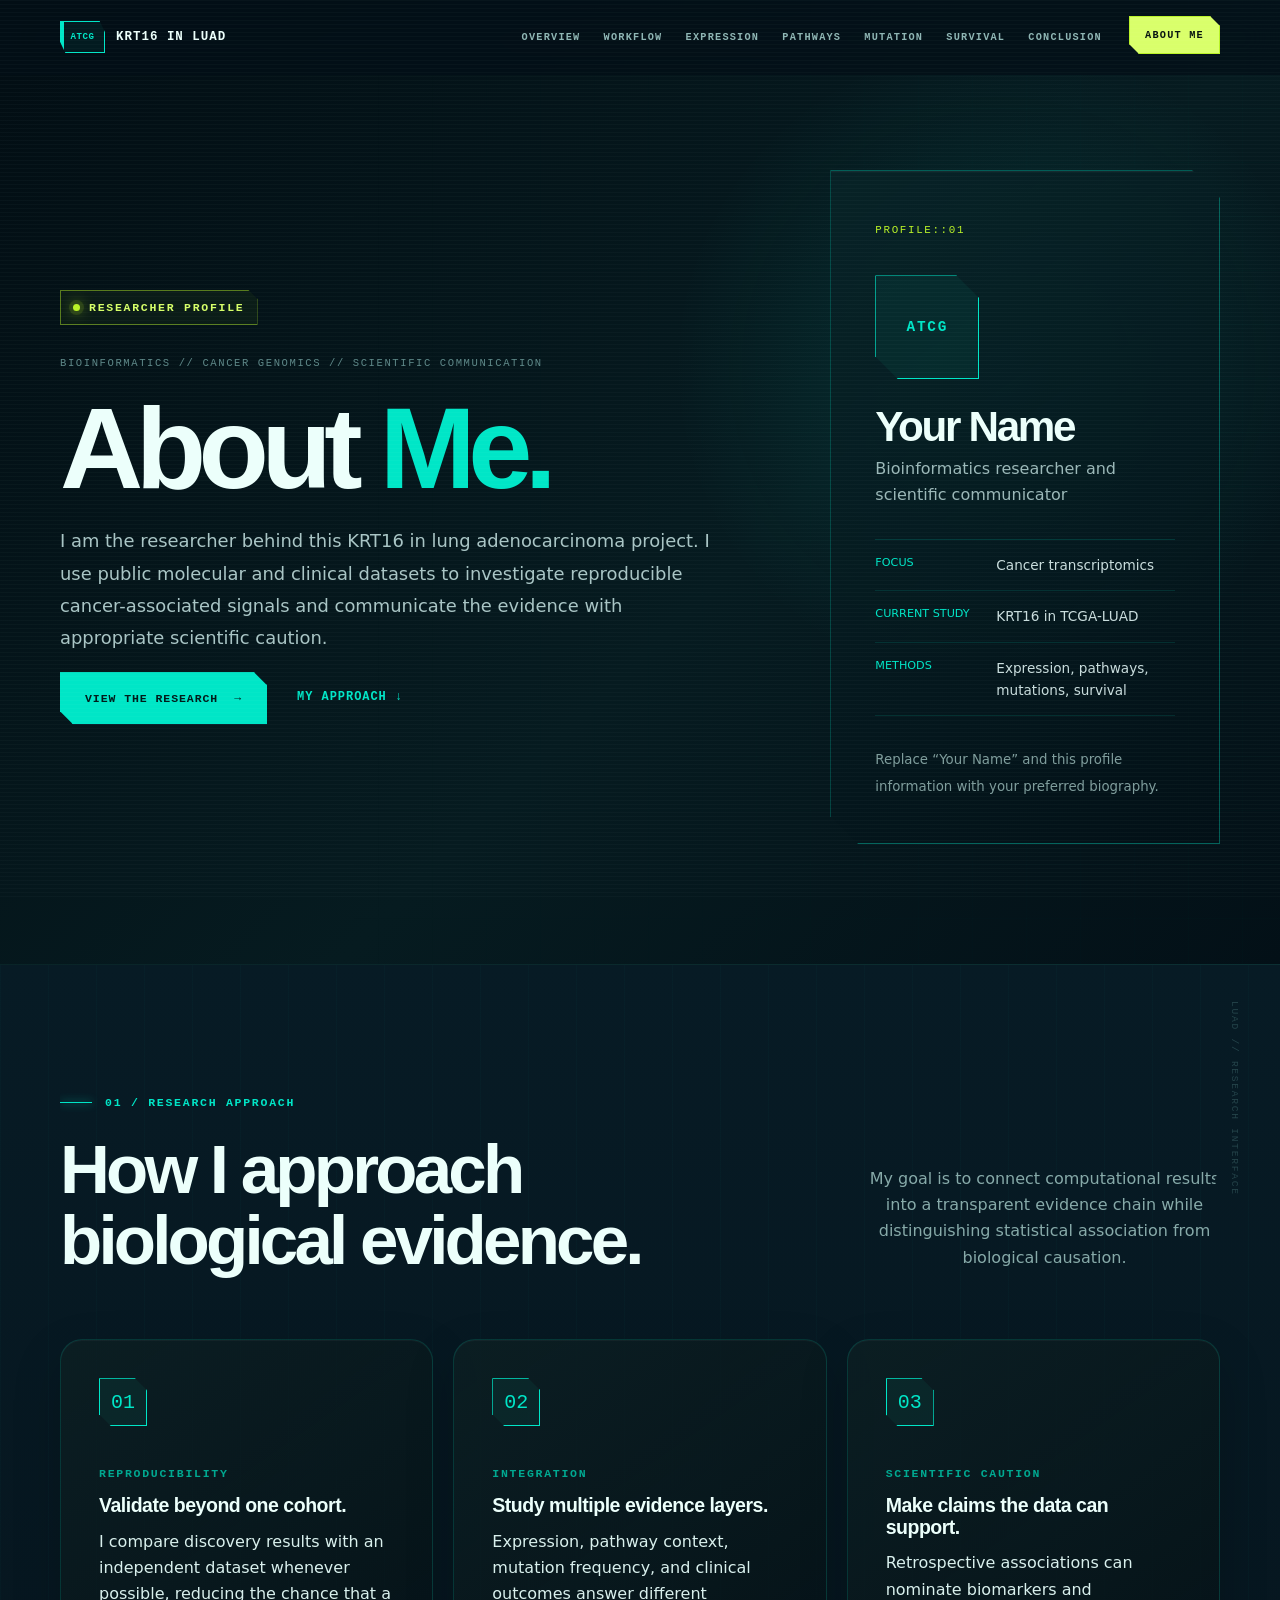
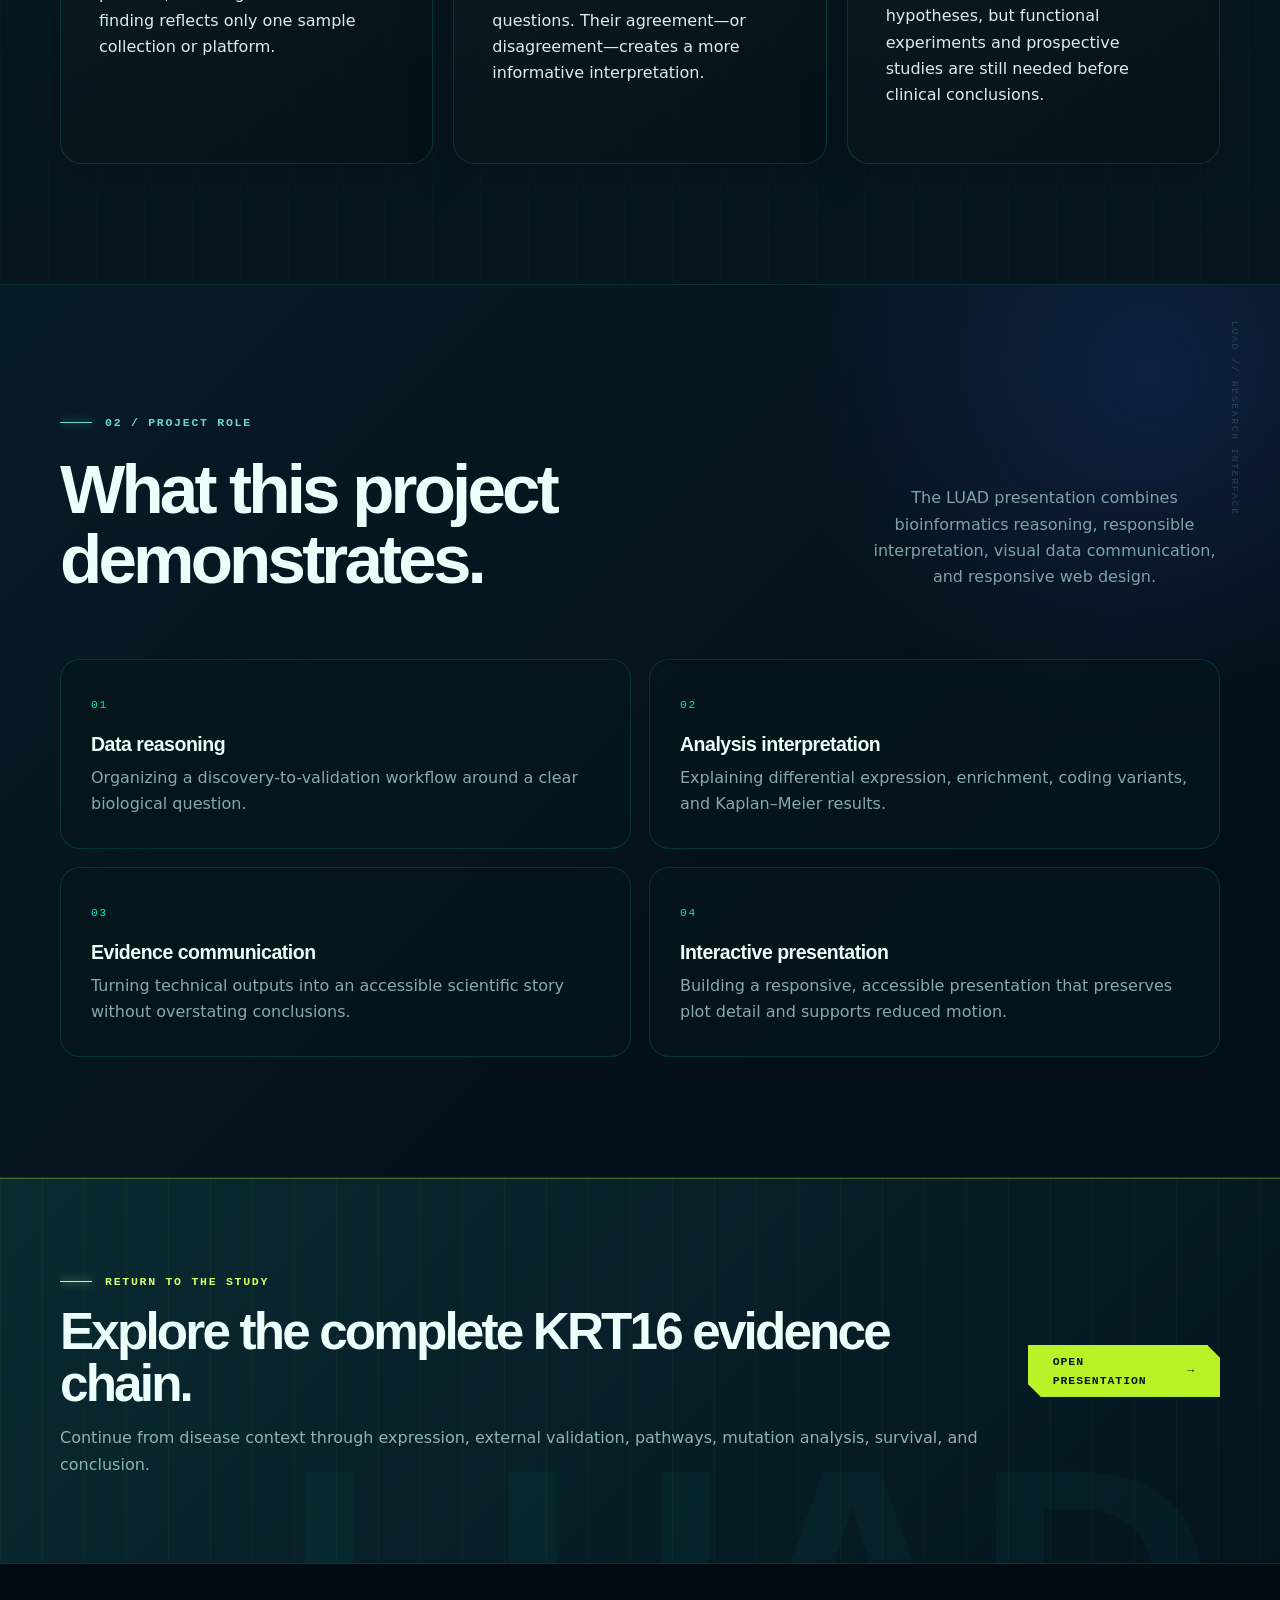
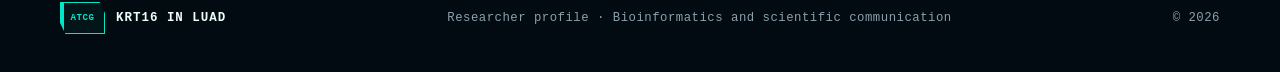
<file: about.html>
<!DOCTYPE html>
<html lang="en">
<head>
  <meta charset="UTF-8">
  <meta name="viewport" content="width=device-width, initial-scale=1.0">
  <meta name="description" content="About the researcher behind the KRT16 lung adenocarcinoma bioinformatics presentation.">
  <title>About Me | KRT16 in LUAD</title>
  <link rel="icon" href="favicon.svg" type="image/svg+xml">
  <meta name="theme-color" content="#03131d">
  <link rel="stylesheet" href="style.css?v=20260718-3">
  <script src="script.js?v=20260718-3" defer></script>
</head>
<body class="about-page">
  <div class="site-loader" role="status" aria-live="polite" aria-label="Loading about page">
    <div class="loader-grid" aria-hidden="true"></div>
    <div class="loader-content">
      <div class="loader-brand" aria-hidden="true"><span class="loader-brand-mark">ATCG</span><span>RESEARCHER // PROFILE</span></div>
      <p class="loader-code">SYSTEM_BOOT // ABOUT</p>
      <h2 class="loader-title">Meet the <span>researcher.</span></h2>
      <p class="loader-message">Loading scientific interests, project role, and research approach.</p>
      <div class="loader-progress" aria-hidden="true"><span></span></div>
    </div>
  </div>

  <div class="screen-noise" aria-hidden="true"></div>
  <a class="skip-link" href="#main-content">Skip to main content</a>

  <header class="site-header">
    <nav class="nav container" aria-label="About page navigation">
      <a class="brand" href="index.html#home" aria-label="KRT16 in LUAD home"><span class="brand-mark" aria-hidden="true">ATCG</span><span>KRT16 in LUAD</span></a>
      <button class="menu-button" type="button" aria-expanded="false" aria-controls="nav-links">
        <span class="sr-only">Open navigation menu</span><span></span><span></span><span></span>
      </button>
      <div class="nav-links scientific-nav" id="nav-links">
        <a href="index.html#overview">Overview</a>
        <a href="index.html#workflow">Workflow</a>
        <a href="index.html#differential">Expression</a>
        <a href="index.html#pathways">Pathways</a>
        <a href="index.html#mutation">Mutation</a>
        <a href="index.html#survival">Survival</a>
        <a href="index.html#integrated">Conclusion</a>
        <a class="nav-about active" href="about.html" aria-current="page">About Me</a>
      </div>
    </nav>
  </header>

  <main id="main-content">
    <section class="section about-hero" id="about">
      <div class="hero-glow hero-glow-one" aria-hidden="true"></div>
      <div class="container about-hero-grid">
        <div class="about-intro">
          <div class="eyebrow"><span class="status-dot"></span> Researcher profile</div>
          <p class="hero-kicker">BIOINFORMATICS // CANCER GENOMICS // SCIENTIFIC COMMUNICATION</p>
          <h1>About <span>Me.</span></h1>
          <p class="about-lede">I am the researcher behind this KRT16 in lung adenocarcinoma project. I use public molecular and clinical datasets to investigate reproducible cancer-associated signals and communicate the evidence with appropriate scientific caution.</p>
          <div class="hero-actions">
            <a class="button" href="index.html#overview">View the research <span aria-hidden="true">→</span></a>
            <a class="text-link" href="#approach">My approach <span aria-hidden="true">↓</span></a>
          </div>
        </div>
        <aside class="researcher-card" aria-label="Research profile summary">
          <span class="profile-code">PROFILE::01</span>
          <div class="profile-monogram" aria-hidden="true">ATCG</div>
          <h2>Your Name</h2>
          <p>Bioinformatics researcher and scientific communicator</p>
          <dl>
            <div><dt>Focus</dt><dd>Cancer transcriptomics</dd></div>
            <div><dt>Current study</dt><dd>KRT16 in TCGA-LUAD</dd></div>
            <div><dt>Methods</dt><dd>Expression, pathways, mutations, survival</dd></div>
          </dl>
          <small>Replace “Your Name” and this profile information with your preferred biography.</small>
        </aside>
      </div>
    </section>

    <section class="section section-light" id="approach">
      <div class="container">
        <div class="section-heading">
          <div><p class="section-number">01 / RESEARCH APPROACH</p><h2>How I approach biological evidence.</h2></div>
          <p class="section-lede">My goal is to connect computational results into a transparent evidence chain while distinguishing statistical association from biological causation.</p>
        </div>
        <div class="about-principles">
          <article class="scientific-card"><span class="card-icon">01</span><p class="card-label">REPRODUCIBILITY</p><h3>Validate beyond one cohort.</h3><p>I compare discovery results with an independent dataset whenever possible, reducing the chance that a finding reflects only one sample collection or platform.</p></article>
          <article class="scientific-card"><span class="card-icon">02</span><p class="card-label">INTEGRATION</p><h3>Study multiple evidence layers.</h3><p>Expression, pathway context, mutation frequency, and clinical outcomes answer different questions. Their agreement—or disagreement—creates a more informative interpretation.</p></article>
          <article class="scientific-card"><span class="card-icon">03</span><p class="card-label">SCIENTIFIC CAUTION</p><h3>Make claims the data can support.</h3><p>Retrospective associations can nominate biomarkers and hypotheses, but functional experiments and prospective studies are still needed before clinical conclusions.</p></article>
        </div>
      </div>
    </section>

    <section class="section section-dark" id="project-role">
      <div class="container">
        <div class="section-heading dark-heading">
          <div><p class="section-number">02 / PROJECT ROLE</p><h2>What this project demonstrates.</h2></div>
          <p class="section-lede">The LUAD presentation combines bioinformatics reasoning, responsible interpretation, visual data communication, and responsive web design.</p>
        </div>
        <div class="about-role-grid">
          <article><strong>01</strong><h3>Data reasoning</h3><p>Organizing a discovery-to-validation workflow around a clear biological question.</p></article>
          <article><strong>02</strong><h3>Analysis interpretation</h3><p>Explaining differential expression, enrichment, coding variants, and Kaplan–Meier results.</p></article>
          <article><strong>03</strong><h3>Evidence communication</h3><p>Turning technical outputs into an accessible scientific story without overstating conclusions.</p></article>
          <article><strong>04</strong><h3>Interactive presentation</h3><p>Building a responsive, accessible presentation that preserves plot detail and supports reduced motion.</p></article>
        </div>
      </div>
    </section>

    <section class="contact-section" id="contact">
      <div class="container contact-inner">
        <div><p class="section-number">RETURN TO THE STUDY</p><h2>Explore the complete KRT16 evidence chain.</h2><p>Continue from disease context through expression, external validation, pathways, mutation analysis, survival, and conclusion.</p></div>
        <a class="button button-light" href="index.html#overview">Open presentation <span aria-hidden="true">→</span></a>
      </div>
    </section>
  </main>

  <footer class="site-footer">
    <div class="container footer-inner">
      <a class="brand footer-brand" href="index.html#home"><span class="brand-mark">ATCG</span><span>KRT16 in LUAD</span></a>
      <p>Researcher profile · Bioinformatics and scientific communication</p>
      <p>&copy; <span id="current-year"></span></p>
    </div>
  </footer>
</body>
</html>
</file>
<file: style.css>
/* ---------- Design variables ---------- */
:root {
  --navy: #082f3d;
  --navy-soft: #104d5e;
  --teal: #159f91;
  --teal-dark: #08766f;
  --mint: #dff3eb;
  --cream: #f3f8f4;
  --white: #ffffff;
  --ink: #163b45;
  --muted: #60787b;
  --line: #cfe1dc;
  --orange: #82b84a;
  --blue: #176b9d;
  --cobalt: #2254a3;
  --shadow: 0 18px 50px rgba(8, 47, 61, 0.12);
  --radius: 18px;
}

/* ---------- Base styles ---------- */
* {
  box-sizing: border-box;
}

html {
  scroll-behavior: smooth;
  scroll-padding-top: 85px;
}

body {
  margin: 0;
  color: var(--ink);
  background: var(--cream);
  font-family: Inter, ui-sans-serif, -apple-system, BlinkMacSystemFont, "Segoe UI", sans-serif;
  line-height: 1.65;
}

body.menu-open {
  overflow: hidden;
}

h1,
h2,
h3,
p {
  margin-top: 0;
}

h1,
h2,
h3 {
  color: var(--navy);
  line-height: 1.12;
}

h1 {
  max-width: 760px;
  margin-bottom: 25px;
  font-family: Georgia, "Times New Roman", serif;
  font-size: clamp(3.2rem, 7vw, 6.5rem);
  font-weight: 500;
  letter-spacing: -0.055em;
}

h1 span {
  color: var(--teal);
}

h2 {
  max-width: 700px;
  margin-bottom: 0;
  font-family: Georgia, "Times New Roman", serif;
  font-size: clamp(2.2rem, 4.5vw, 4rem);
  font-weight: 500;
  letter-spacing: -0.04em;
}

h3 {
  font-size: 1.22rem;
}

a {
  color: inherit;
  text-decoration: none;
}

img {
  display: block;
  max-width: 100%;
}

.lung-scan-visual,
.lung-scan-image {
  pointer-events: none;
  user-select: none;
  -webkit-user-drag: none;
  -webkit-user-select: none;
}

code {
  padding: 0.1em 0.35em;
  border-radius: 4px;
  background: rgba(8, 29, 46, 0.07);
  font-size: 0.88em;
}

.container {
  width: min(1160px, calc(100% - 48px));
  margin-inline: auto;
}

.section {
  position: relative;
  padding: 120px 0;
}

.section-light {
  background: var(--white);
}

.skip-link {
  position: fixed;
  z-index: 1000;
  top: 12px;
  left: 12px;
  padding: 10px 16px;
  color: var(--white);
  background: var(--navy);
  transform: translateY(-150%);
}

.skip-link:focus {
  transform: translateY(0);
}

.sr-only {
  position: absolute;
  width: 1px;
  height: 1px;
  padding: 0;
  overflow: hidden;
  clip: rect(0, 0, 0, 0);
  white-space: nowrap;
  border: 0;
}

/* ---------- Navigation ---------- */
.site-header {
  position: fixed;
  z-index: 100;
  top: 0;
  width: 100%;
  border-bottom: 1px solid transparent;
  transition: background 0.25s ease, border-color 0.25s ease;
}

.site-header.scrolled {
  border-color: rgba(8, 29, 46, 0.08);
  background: rgba(247, 247, 242, 0.94);
  backdrop-filter: blur(12px);
}

.nav {
  display: flex;
  min-height: 78px;
  align-items: center;
  gap: 40px;
}

.brand {
  display: inline-flex;
  align-items: center;
  gap: 11px;
  color: var(--navy);
  font-weight: 750;
  letter-spacing: -0.02em;
}

.brand-mark {
  display: grid;
  width: 42px;
  height: 42px;
  place-items: center;
  border-radius: 50%;
  color: var(--white);
  background: var(--navy);
  font-size: 0.57rem;
  letter-spacing: 0.06em;
}

.nav-links {
  display: flex;
  margin-left: auto;
  align-items: center;
  gap: 34px;
}

.nav-links a {
  position: relative;
  color: #435866;
  font-size: 0.9rem;
  font-weight: 600;
}

.nav-links a::after {
  position: absolute;
  right: 0;
  bottom: -8px;
  left: 0;
  height: 2px;
  background: var(--teal);
  content: "";
  transform: scaleX(0);
  transition: transform 0.2s ease;
}

.nav-links a:hover::after,
.nav-links a.active::after {
  transform: scaleX(1);
}

.nav-links a.active {
  color: var(--navy);
}

.button {
  display: inline-flex;
  min-height: 52px;
  padding: 0 24px;
  align-items: center;
  justify-content: center;
  gap: 16px;
  border: 1px solid var(--teal);
  border-radius: 6px;
  color: var(--white);
  background: var(--teal-dark);
  font-size: 0.92rem;
  font-weight: 700;
  transition: transform 0.2s ease, background 0.2s ease;
}

.button:hover {
  background: var(--teal);
  transform: translateY(-2px);
}

.button-small {
  min-height: 42px;
  padding-inline: 18px;
}

.menu-button {
  display: none;
  width: 42px;
  height: 42px;
  padding: 9px;
  border: 0;
  background: transparent;
}

.menu-button span:not(.sr-only) {
  display: block;
  width: 100%;
  height: 2px;
  margin: 5px 0;
  background: var(--navy);
}

/* ---------- Hero ---------- */
.hero {
  min-height: 800px;
  padding-top: 170px;
  overflow: hidden;
}

.hero-grid {
  display: grid;
  grid-template-columns: minmax(0, 1.3fr) minmax(330px, 0.7fr);
  align-items: center;
  gap: 70px;
}

.eyebrow,
.section-number,
.card-label,
.tool-type {
  font-size: 0.72rem;
  font-weight: 800;
  letter-spacing: 0.16em;
}

.eyebrow {
  display: inline-flex;
  margin-bottom: 30px;
  padding: 7px 12px;
  align-items: center;
  gap: 9px;
  border: 1px solid #c9ded9;
  border-radius: 100px;
  color: var(--teal-dark);
  background: rgba(255, 255, 255, 0.65);
  text-transform: uppercase;
}

.status-dot {
  width: 7px;
  height: 7px;
  border-radius: 50%;
  background: var(--orange);
  box-shadow: 0 0 0 4px rgba(232, 139, 75, 0.15);
}

.hero-summary {
  max-width: 620px;
  margin-bottom: 34px;
  color: var(--muted);
  font-size: 1.15rem;
}

.hero-actions {
  display: flex;
  align-items: center;
  gap: 30px;
}

.text-link {
  color: var(--navy);
  font-size: 0.93rem;
  font-weight: 750;
}

.hero-stats {
  display: flex;
  margin: 65px 0 0;
  gap: 0;
}

.hero-stats div {
  min-width: 130px;
  padding-right: 35px;
  border-right: 1px solid var(--line);
}

.hero-stats div + div {
  padding-left: 35px;
}

.hero-stats div:last-child {
  border-right: 0;
}

.hero-stats dt {
  color: var(--navy);
  font-family: Georgia, "Times New Roman", serif;
  font-size: 2rem;
  line-height: 1;
}

.hero-stats dd {
  margin: 8px 0 0;
  color: var(--muted);
  font-size: 0.75rem;
  text-transform: uppercase;
  letter-spacing: 0.08em;
}

.hero-glow {
  position: absolute;
  border-radius: 50%;
  filter: blur(2px);
  pointer-events: none;
}

.hero-glow-one {
  top: 160px;
  right: -130px;
  width: 520px;
  height: 520px;
  background: rgba(19, 168, 158, 0.1);
}

.hero-glow-two {
  bottom: -180px;
  left: 28%;
  width: 420px;
  height: 420px;
  background: rgba(34, 84, 163, 0.08);
}

.hero-visual {
  position: relative;
}

.data-card {
  position: relative;
  z-index: 1;
  padding: 25px;
  border: 1px solid rgba(255, 255, 255, 0.75);
  border-radius: 24px;
  color: var(--white);
  background: linear-gradient(145deg, #0c3043, #071b2a);
  box-shadow: 0 35px 70px rgba(8, 29, 46, 0.25);
}

.data-card-top,
.data-card-bottom {
  display: flex;
  align-items: center;
  justify-content: space-between;
}

.data-card-top {
  font-size: 0.72rem;
  font-weight: 700;
  letter-spacing: 0.14em;
}

.live-label {
  padding: 5px 8px;
  border-radius: 4px;
  color: #85ddd5;
  background: rgba(19, 168, 158, 0.14);
}

.xray-window {
  display: grid;
  height: 300px;
  margin: 25px 0;
  place-items: center;
  overflow: hidden;
  border: 1px solid rgba(255, 255, 255, 0.08);
  border-radius: 14px;
  background:
    linear-gradient(rgba(255,255,255,.04) 1px, transparent 1px),
    linear-gradient(90deg, rgba(255,255,255,.04) 1px, transparent 1px);
  background-size: 30px 30px;
}

.dna-strand {
  width: 80%;
  transform: rotate(-10deg);
}

.dna-strand span {
  position: relative;
  display: flex;
  height: 25px;
  align-items: center;
  justify-content: space-between;
}

.dna-strand span::before {
  position: absolute;
  right: 9px;
  left: 9px;
  height: 2px;
  background: linear-gradient(90deg, #74b96b, #85ddd5);
  content: "";
}

.dna-strand i,
.dna-strand b {
  z-index: 1;
  width: 16px;
  height: 16px;
  border: 3px solid;
  border-radius: 50%;
  background: var(--navy);
}

.dna-strand i {
  margin-left: calc((1 + sin(var(--i))) * 20%);
  border-color: #74b96b;
}

.dna-strand b {
  margin-right: calc((1 + sin(var(--i))) * 20%);
  border-color: #85ddd5;
}

.dna-strand span:nth-child(2n) i { margin-left: 18%; }
.dna-strand span:nth-child(2n) b { margin-right: 18%; }
.dna-strand span:nth-child(3n) i { margin-left: 34%; }
.dna-strand span:nth-child(3n) b { margin-right: 34%; }
.dna-strand span:nth-child(4n) i { margin-left: 8%; }
.dna-strand span:nth-child(4n) b { margin-right: 8%; }

.data-card-bottom div {
  display: grid;
  gap: 3px;
}

.data-card-bottom span {
  color: #8ba4b5;
  font-size: 0.68rem;
  text-transform: uppercase;
  letter-spacing: 0.12em;
}

.data-card-bottom strong {
  font-size: 0.85rem;
}

.floating-tag {
  position: absolute;
  z-index: 2;
  padding: 11px 15px;
  border: 1px solid var(--line);
  border-radius: 7px;
  color: var(--navy);
  background: var(--white);
  box-shadow: var(--shadow);
  font-size: 0.75rem;
  font-weight: 750;
}

.tag-one {
  top: 28%;
  left: -45px;
}

.tag-two {
  right: -35px;
  bottom: 22%;
}

/* ---------- Shared section layouts ---------- */
.section-heading {
  display: grid;
  margin-bottom: 64px;
  grid-template-columns: 1.35fr 0.65fr;
  align-items: end;
  gap: 80px;
}

.section-heading > p,
.section-intro {
  margin-bottom: 4px;
  color: var(--muted);
}

.section-number {
  margin-bottom: 22px;
  color: var(--teal-dark);
}

.overview-grid {
  display: grid;
  grid-template-columns: 1fr 1fr;
  gap: 24px;
}

.feature-card {
  min-height: 355px;
  padding: 42px;
  border: 1px solid var(--line);
  border-radius: var(--radius);
}

.feature-card h3 {
  max-width: 470px;
  margin: 18px 0;
  font-family: Georgia, "Times New Roman", serif;
  font-size: 1.75rem;
  font-weight: 500;
}

.feature-card p:last-child {
  color: var(--muted);
}

.question-card {
  background: #edf8f5;
}

.importance-card {
  background: #eaf2f8;
}

.card-icon {
  display: grid;
  width: 48px;
  height: 48px;
  margin-bottom: 38px;
  place-items: center;
  border-radius: 50%;
  color: var(--white);
  background: var(--teal-dark);
  font-family: Georgia, serif;
  font-size: 1.25rem;
}

.importance-card .card-icon {
  background: var(--orange);
}

.card-label {
  color: var(--teal-dark);
}

.importance-card .card-label {
  color: #176b9d;
}

.in-progress-note {
  display: flex;
  margin-top: 24px;
  padding: 20px 24px;
  align-items: center;
  gap: 16px;
  border: 1px solid #dbe8e5;
  border-radius: 10px;
  background: #f8fbfa;
}

.in-progress-note span {
  display: grid;
  width: 28px;
  height: 28px;
  flex: 0 0 28px;
  place-items: center;
  border-radius: 50%;
  color: var(--white);
  background: var(--teal-dark);
  font-family: Georgia, serif;
}

.in-progress-note p {
  margin: 0;
  color: var(--muted);
  font-size: 0.9rem;
}

/* ---------- Tools ---------- */
.compact-heading {
  margin-bottom: 60px;
}

.tools-grid {
  display: grid;
  grid-template-columns: repeat(4, 1fr);
  border-top: 1px solid var(--line);
  border-bottom: 1px solid var(--line);
}

.tool-card {
  position: relative;
  min-height: 310px;
  padding: 34px 26px;
  border-right: 1px solid var(--line);
}

.tool-card:last-child {
  border-right: 0;
}

.tool-number {
  color: var(--teal-dark);
  font-family: Georgia, serif;
  font-size: 0.9rem;
}

.tool-card h3 {
  margin: 50px 0 15px;
  font-size: 1.3rem;
}

.tool-card p {
  color: var(--muted);
  font-size: 0.9rem;
}

.tool-type {
  position: absolute;
  bottom: 28px;
  color: #8a989f;
}

.technical-panel {
  margin-top: 45px;
  border: 1px solid var(--line);
  border-radius: 10px;
  background: var(--white);
}

.technical-toggle {
  display: flex;
  width: 100%;
  padding: 22px 26px;
  align-items: center;
  justify-content: space-between;
  border: 0;
  color: var(--navy);
  background: transparent;
  text-align: left;
  cursor: pointer;
}

.technical-toggle span:first-child {
  display: grid;
  gap: 2px;
}

.technical-toggle small {
  color: var(--muted);
}

.toggle-symbol {
  color: var(--teal-dark);
  font-size: 1.7rem;
  line-height: 1;
  transition: transform 0.25s ease;
}

.technical-toggle[aria-expanded="true"] .toggle-symbol {
  transform: rotate(45deg);
}

.technical-details {
  padding: 0 26px 28px;
  grid-template-columns: repeat(3, 1fr);
  gap: 28px;
}

.technical-details:not([hidden]) {
  display: grid;
}

.technical-details div {
  padding-top: 24px;
  border-top: 1px solid var(--line);
}

.technical-details h3 {
  font-size: 1rem;
}

.technical-details p {
  margin: 0;
  color: var(--muted);
  font-size: 0.88rem;
}

/* ---------- Workflow ---------- */
.section-dark {
  color: #d3dee4;
  background: var(--navy);
}

.dark-heading h2 {
  color: var(--white);
}

.dark-heading > p {
  color: #9fb0bb;
}

.section-dark .section-number {
  color: #5ed1c6;
}

/* ---------- Plot cards and missing-image fallbacks ---------- */
.plots-grid {
  display: grid;
  grid-template-columns: 1fr 1fr;
  gap: 24px;
}

.plot-card {
  overflow: hidden;
  border: 1px solid var(--line);
  border-radius: var(--radius);
  background: var(--white);
  box-shadow: 0 12px 35px rgba(8, 29, 46, 0.05);
}

.plot-card-wide {
  grid-column: 1 / -1;
}

.plot-image {
  position: relative;
  display: grid;
  min-height: 320px;
  place-items: center;
  overflow: hidden;
  background: #f0f4f2;
}

.plot-card-wide .plot-image {
  min-height: 490px;
}

.plot-image img {
  position: relative;
  z-index: 2;
  width: 100%;
  height: 100%;
  object-fit: contain;
  background: var(--white);
}

.plot-image img.is-missing {
  display: none;
}

.image-placeholder {
  position: absolute;
  inset: 0;
  display: flex;
  padding: 35px;
  align-items: center;
  justify-content: center;
  flex-direction: column;
  color: var(--navy);
  text-align: center;
}

.image-placeholder small {
  margin-top: 5px;
  color: var(--muted);
}

.placeholder-chart {
  position: relative;
  display: block;
  width: min(360px, 80%);
  height: 150px;
  margin-bottom: 25px;
  opacity: 0.75;
}

.oncoplot-preview {
  background:
    linear-gradient(90deg, transparent 11%, rgba(255,255,255,.6) 11% 13%, transparent 13% 23%, rgba(255,255,255,.6) 23% 25%, transparent 25% 35%, rgba(255,255,255,.6) 35% 37%, transparent 37% 47%, rgba(255,255,255,.6) 47% 49%, transparent 49%),
    linear-gradient(#148e88 0 14%, transparent 14% 18%, #176b9d 18% 32%, transparent 32% 36%, #73b7cb 36% 50%, transparent 50% 54%, #74b96b 54% 68%, transparent 68% 72%, #2254a3 72% 86%, transparent 86%);
  border-radius: 4px;
}

.bars-preview {
  background:
    linear-gradient(to top, #13a89e 0 64%, transparent 64%) 5% bottom / 10% 100% no-repeat,
    linear-gradient(to top, #56bfb7 0 82%, transparent 82%) 22% bottom / 10% 100% no-repeat,
    linear-gradient(to top, #176b9d 0 45%, transparent 45%) 39% bottom / 10% 100% no-repeat,
    linear-gradient(to top, #9acdc8 0 70%, transparent 70%) 56% bottom / 10% 100% no-repeat,
    linear-gradient(to top, #74b96b 0 35%, transparent 35%) 73% bottom / 10% 100% no-repeat,
    linear-gradient(to top, #487d91 0 55%, transparent 55%) 90% bottom / 10% 100% no-repeat;
  border-bottom: 2px solid #bdcac8;
}

.titv-preview {
  width: 150px;
  height: 150px;
  border-radius: 50%;
  background: conic-gradient(#13a89e 0 29%, #176b9d 29% 49%, #6eb7c3 49% 67%, #74b96b 67% 82%, #2254a3 82%);
}

.titv-preview::after {
  position: absolute;
  inset: 38px;
  border-radius: 50%;
  background: #f0f4f2;
  content: "";
}

.expression-preview {
  background:
    linear-gradient(#159f91, #159f91) 27% 58% / 22% 34% no-repeat,
    linear-gradient(#082f3d, #082f3d) 27% 52% / 22% 2px no-repeat,
    linear-gradient(#176b9d, #176b9d) 73% 30% / 22% 58% no-repeat,
    linear-gradient(#082f3d, #082f3d) 73% 28% / 22% 2px no-repeat,
    linear-gradient(#bdcac8, #bdcac8) left bottom / 100% 2px no-repeat;
  border-radius: 4px;
}

.paired-preview {
  background:
    linear-gradient(28deg, transparent 48%, rgba(21, 159, 145, 0.75) 49% 51%, transparent 52%) 0 0 / 100% 100%,
    radial-gradient(circle at 18% 72%, #176b9d 0 5px, transparent 6px),
    radial-gradient(circle at 82% 39%, #159f91 0 5px, transparent 6px),
    linear-gradient(#bdcac8, #bdcac8) left bottom / 100% 2px no-repeat;
}

.survival-preview {
  background:
    linear-gradient(to right, #159f91 0 22%, transparent 22%) 0 22% / 100% 3px no-repeat,
    linear-gradient(to right, transparent 22%, #159f91 22% 48%, transparent 48%) 0 38% / 100% 3px no-repeat,
    linear-gradient(to right, transparent 48%, #159f91 48% 72%, transparent 72%) 0 55% / 100% 3px no-repeat,
    linear-gradient(to right, transparent 72%, #159f91 72%) 0 69% / 100% 3px no-repeat,
    linear-gradient(to right, #176b9d 0 18%, transparent 18%) 0 31% / 100% 3px no-repeat,
    linear-gradient(to right, transparent 18%, #176b9d 18% 41%, transparent 41%) 0 51% / 100% 3px no-repeat,
    linear-gradient(to right, transparent 41%, #176b9d 41% 68%, transparent 68%) 0 69% / 100% 3px no-repeat,
    linear-gradient(to right, transparent 68%, #176b9d 68%) 0 83% / 100% 3px no-repeat,
    linear-gradient(#bdcac8, #bdcac8) left bottom / 100% 2px no-repeat;
}

.clinical-preview {
  background:
    radial-gradient(circle at 38% 18%, #159f91 0 6px, transparent 7px),
    radial-gradient(circle at 55% 42%, #176b9d 0 6px, transparent 7px),
    radial-gradient(circle at 66% 66%, #159f91 0 6px, transparent 7px),
    radial-gradient(circle at 48% 88%, #176b9d 0 6px, transparent 7px),
    linear-gradient(#159f91, #159f91) 27% 18% / 22% 2px no-repeat,
    linear-gradient(#176b9d, #176b9d) 43% 42% / 25% 2px no-repeat,
    linear-gradient(#159f91, #159f91) 52% 66% / 28% 2px no-repeat,
    linear-gradient(#176b9d, #176b9d) 34% 88% / 28% 2px no-repeat,
    linear-gradient(#8a989f, #8a989f) 50% 0 / 1px 100% no-repeat;
}

.plot-caption {
  display: grid;
  padding: 28px 30px;
  grid-template-columns: 45px 1fr;
  gap: 15px;
}

.plot-caption > span {
  color: var(--teal-dark);
  font-family: Georgia, serif;
}

.plot-caption h3 {
  margin-bottom: 7px;
}

.plot-caption p {
  margin: 0;
  color: var(--muted);
  font-size: 0.9rem;
}

/* ---------- Next steps and reflection ---------- */
.next-grid {
  display: grid;
  grid-template-columns: 0.8fr 1.2fr;
  gap: 100px;
}

.next-grid h2 {
  margin-bottom: 28px;
}

.next-list {
  margin: 0;
  padding: 0;
  list-style: none;
  border-top: 1px solid var(--line);
}

.next-list li {
  display: grid;
  padding: 26px 0;
  grid-template-columns: 55px 1fr;
  border-bottom: 1px solid var(--line);
}

.next-list > li > span,
.learning-grid article > span {
  color: var(--teal-dark);
  font-family: Georgia, serif;
}

.next-list h3 {
  margin-bottom: 7px;
}

.next-list p {
  margin: 0;
  color: var(--muted);
  font-size: 0.9rem;
}

.reflection-section {
  background: #e9f4f1;
}

.reflection-heading {
  margin-bottom: 60px;
}

.learning-grid {
  display: grid;
  grid-template-columns: repeat(3, 1fr);
  gap: 24px;
}

.learning-grid article {
  padding: 34px;
  border: 1px solid #cce0dc;
  border-radius: var(--radius);
  background: rgba(255, 255, 255, 0.6);
}

.learning-grid h3 {
  margin: 38px 0 15px;
  font-family: Georgia, serif;
  font-size: 1.4rem;
  font-weight: 500;
}

.learning-grid p {
  margin: 0;
  color: var(--muted);
  font-size: 0.9rem;
}

blockquote {
  max-width: 860px;
  margin: 90px auto 0;
  text-align: center;
}

blockquote p {
  margin-bottom: 20px;
  color: var(--navy);
  font-family: Georgia, serif;
  font-size: clamp(1.7rem, 3vw, 2.5rem);
  line-height: 1.35;
}

blockquote cite {
  color: var(--teal-dark);
  font-size: 0.75rem;
  font-style: normal;
  font-weight: 800;
  letter-spacing: 0.1em;
  text-transform: uppercase;
}

/* ---------- Contact and footer ---------- */
.contact-section {
  padding: 85px 0;
  color: var(--white);
  background: var(--teal-dark);
}

.contact-inner {
  display: flex;
  align-items: center;
  justify-content: space-between;
  gap: 50px;
}

.contact-section .section-number {
  margin-bottom: 15px;
  color: #b8ece7;
}

.contact-section h2 {
  color: var(--white);
  font-size: clamp(2.1rem, 4vw, 3.5rem);
}

.contact-section p:last-child {
  margin: 15px 0 0;
  color: #c4e7e3;
}

.button-light {
  min-width: 190px;
  border-color: var(--white);
  color: var(--navy);
  background: var(--white);
}

.button-light:hover {
  color: var(--white);
  background: var(--navy);
}

.site-footer {
  padding: 38px 0;
  color: #8ba0ad;
  background: #061723;
}

.footer-inner {
  display: flex;
  align-items: center;
  justify-content: space-between;
  gap: 25px;
}

.footer-brand {
  color: var(--white);
}

.footer-brand .brand-mark {
  border: 1px solid #38505f;
  background: transparent;
}

.site-footer p {
  margin: 0;
  font-size: 0.77rem;
}

/* ---------- Responsive design ---------- */
@media (max-width: 920px) {
  .hero-grid,
  .section-heading,
  .next-grid {
    grid-template-columns: 1fr;
  }

  .hero {
    padding-top: 145px;
  }

  .hero-grid {
    gap: 80px;
  }

  .hero-visual {
    width: min(500px, 90%);
    margin-inline: auto;
  }

  .section-heading {
    gap: 25px;
  }

  .section-heading > p {
    max-width: 650px;
  }

  .tools-grid {
    grid-template-columns: 1fr 1fr;
  }

  .tool-card:nth-child(2) {
    border-right: 0;
  }

  .tool-card:nth-child(-n+2) {
    border-bottom: 1px solid var(--line);
  }

  .learning-grid {
    grid-template-columns: 1fr;
  }

  .next-grid {
    gap: 55px;
  }
}

@media (max-width: 760px) {
  .container {
    width: min(100% - 32px, 1160px);
  }

  .section {
    padding: 85px 0;
  }

  .nav {
    min-height: 68px;
  }

  .menu-button {
    display: block;
    margin-left: auto;
    cursor: pointer;
  }

  .nav-cta {
    display: none;
  }

  .nav-links {
    position: fixed;
    inset: 68px 0 auto;
    display: grid;
    padding: 30px 24px;
    gap: 0;
    border-bottom: 1px solid var(--line);
    background: var(--cream);
    box-shadow: var(--shadow);
    transform: translateY(-130%);
    transition: transform 0.25s ease;
  }

  .nav-links.open {
    transform: translateY(0);
  }

  .nav-links a {
    padding: 14px 0;
    border-bottom: 1px solid var(--line);
  }

  .nav-links a:last-child {
    border-bottom: 0;
  }

  .hero {
    min-height: auto;
    padding-top: 120px;
  }

  h1 {
    font-size: clamp(3rem, 15vw, 4.6rem);
  }

  .hero-actions {
    align-items: flex-start;
    flex-direction: column;
    gap: 20px;
  }

  .hero-stats {
    margin-top: 50px;
  }

  .hero-stats div {
    min-width: 0;
    padding-right: 18px;
  }

  .hero-stats div + div {
    padding-left: 18px;
  }

  .hero-visual {
    width: 92%;
  }

  .xray-window {
    height: 230px;
  }

  .tag-one {
    left: -15px;
  }

  .tag-two {
    right: -15px;
  }

  .overview-grid,
  .plots-grid {
    grid-template-columns: 1fr;
  }

  .feature-card {
    min-height: 0;
    padding: 32px 26px;
  }

  .tools-grid {
    grid-template-columns: 1fr;
  }

  .tool-card,
  .tool-card:nth-child(2) {
    min-height: 280px;
    border-right: 0;
    border-bottom: 1px solid var(--line);
  }

  .tool-card:last-child {
    border-bottom: 0;
  }

  .technical-details:not([hidden]) {
    grid-template-columns: 1fr;
  }

  .plot-card-wide {
    grid-column: auto;
  }

  .plot-card-wide .plot-image,
  .plot-image {
    min-height: 320px;
  }

  .contact-inner,
  .footer-inner {
    align-items: flex-start;
    flex-direction: column;
  }

  .footer-inner {
    gap: 16px;
  }
}

@media (prefers-reduced-motion: reduce) {
  html {
    scroll-behavior: auto;
  }

  *,
  *::before,
  *::after {
    scroll-behavior: auto !important;
    transition-duration: 0.01ms !important;
  }
}

/* ---------- Layered blue-green art direction ---------- */
body {
  background-image:
    radial-gradient(circle at 7% 8%, rgba(21, 159, 145, 0.11), transparent 22%),
    radial-gradient(circle at 94% 19%, rgba(34, 84, 163, 0.1), transparent 26%),
    linear-gradient(rgba(8, 47, 61, 0.025) 1px, transparent 1px),
    linear-gradient(90deg, rgba(8, 47, 61, 0.025) 1px, transparent 1px);
  background-size: auto, auto, 44px 44px, 44px 44px;
}

.site-header.scrolled {
  border-color: rgba(8, 118, 111, 0.14);
  background: rgba(243, 248, 244, 0.92);
}

.brand-mark,
.button,
.card-icon,
.in-progress-note span {
  box-shadow: 0 10px 25px rgba(8, 118, 111, 0.18);
}

.button {
  border-color: #118b84;
  background: linear-gradient(135deg, #08766f, #176b9d);
}

.button:hover {
  background: linear-gradient(135deg, #159f91, #2254a3);
  box-shadow: 0 12px 28px rgba(23, 107, 157, 0.23);
}

.hero-glow-one {
  background: rgba(21, 159, 145, 0.14);
}

.hero-glow-two {
  background: rgba(34, 84, 163, 0.09);
}

.status-dot {
  background: #65aa45;
  box-shadow: 0 0 0 4px rgba(101, 170, 69, 0.14), 0 0 14px rgba(101, 170, 69, 0.45);
}

.data-card {
  border-color: rgba(141, 226, 211, 0.22);
  background:
    radial-gradient(circle at 90% 5%, rgba(36, 117, 175, 0.32), transparent 34%),
    linear-gradient(145deg, #0d5260, #071f34 68%);
  box-shadow: 0 35px 70px rgba(8, 47, 61, 0.27), 0 0 38px rgba(21, 159, 145, 0.1);
}

.live-label {
  color: #8de2d3;
  background: rgba(21, 159, 145, 0.17);
}

.dna-strand span::before {
  background: linear-gradient(90deg, #7cd9b8, #5ea7dd);
  box-shadow: 0 0 8px rgba(94, 167, 221, 0.45);
}

.dna-strand i {
  border-color: #7cd9b8;
}

.dna-strand b {
  border-color: #5ea7dd;
}

.dna-strand i,
.dna-strand b {
  background: #082f3d;
}

.data-card-bottom span {
  color: #8eb8c2;
}

.question-card,
.reflection-section {
  background: #eaf6f1;
}

.importance-card {
  background: #eaf2f8;
}

.importance-card .card-icon {
  background: var(--blue);
}

.importance-card .card-label {
  color: var(--blue);
}

.in-progress-note,
.technical-panel {
  border-color: #cfe1dc;
  background: #f8fbf9;
}

.section-dark {
  background:
    radial-gradient(circle at 86% 12%, rgba(23, 107, 157, 0.28), transparent 27%),
    radial-gradient(circle at 12% 88%, rgba(21, 159, 145, 0.16), transparent 25%),
    linear-gradient(145deg, #083d47, #061d31 72%);
}

.section-dark .section-number {
  color: #72d7c8;
}

.placeholder-chart.oncoplot-preview {
  background:
    linear-gradient(90deg, transparent 11%, rgba(255,255,255,.6) 11% 13%, transparent 13% 23%, rgba(255,255,255,.6) 23% 25%, transparent 25% 35%, rgba(255,255,255,.6) 35% 37%, transparent 37% 47%, rgba(255,255,255,.6) 47% 49%, transparent 49%),
    linear-gradient(#159f91 0 14%, transparent 14% 18%, #176b9d 18% 32%, transparent 32% 36%, #74b96b 36% 50%, transparent 50% 54%, #438fb4 54% 68%, transparent 68% 72%, #2254a3 72% 86%, transparent 86%);
}

.bars-preview {
  filter: hue-rotate(3deg) saturate(0.9);
}

.titv-preview {
  background: conic-gradient(#159f91 0 29%, #176b9d 29% 49%, #74b96b 49% 67%, #438fb4 67% 82%, #2254a3 82%);
}

.contact-section {
  background:
    radial-gradient(circle at 85% 10%, rgba(255,255,255,0.15), transparent 26%),
    linear-gradient(135deg, #08766f, #176b9d);
}

.button-light {
  border-color: var(--white);
  color: #08655f;
  background: var(--white);
}

.site-footer {
  background: #051d2a;
}

/* Abstract orbit study suggesting cells, pathways, and molecular movement. */
.genomic-art {
  position: absolute;
  z-index: 3;
  top: -72px;
  right: -68px;
  width: 210px;
  height: 210px;
  border-radius: 50%;
  background: radial-gradient(circle, rgba(255,255,255,0.9) 0 8%, rgba(114,215,200,0.18) 9% 30%, transparent 31%);
  filter: drop-shadow(0 18px 24px rgba(8, 47, 61, 0.2));
  animation: art-float 7s ease-in-out infinite;
}

.art-orbit {
  position: absolute;
  inset: 50%;
  border: 1px solid rgba(255, 255, 255, 0.68);
  border-radius: 50%;
  transform: translate(-50%, -50%);
}

.orbit-one {
  width: 86%;
  height: 37%;
  transform: translate(-50%, -50%) rotate(24deg);
}

.orbit-two {
  width: 82%;
  height: 42%;
  transform: translate(-50%, -50%) rotate(82deg);
}

.orbit-three {
  width: 72%;
  height: 72%;
  border-color: rgba(94, 167, 221, 0.6);
}

.art-core {
  position: absolute;
  top: 50%;
  left: 50%;
  width: 58px;
  height: 58px;
  border: 1px solid rgba(255,255,255,0.8);
  border-radius: 42% 58% 63% 37%;
  background: linear-gradient(145deg, rgba(124,217,184,0.95), rgba(34,84,163,0.85));
  box-shadow: inset 0 0 22px rgba(255,255,255,0.35);
  transform: translate(-50%, -50%) rotate(18deg);
}

.art-node {
  position: absolute;
  width: 13px;
  height: 13px;
  border: 3px solid rgba(255,255,255,0.9);
  border-radius: 50%;
  background: #159f91;
  box-shadow: 0 0 0 5px rgba(21,159,145,0.14);
}

.node-one { top: 30px; left: 92px; }
.node-two { right: 23px; bottom: 72px; background: #397fb4; }
.node-three { bottom: 24px; left: 43px; background: #74b96b; }

@keyframes art-float {
  0%, 100% { transform: rotate(-3deg) translateY(0); }
  50% { transform: rotate(3deg) translateY(-10px); }
}

@media (max-width: 760px) {
  .genomic-art {
    top: -58px;
    right: -30px;
    transform: scale(0.78);
    transform-origin: top right;
  }

  @keyframes art-float {
    0%, 100% { transform: scale(0.78) rotate(-3deg) translateY(0); }
    50% { transform: scale(0.78) rotate(3deg) translateY(-8px); }
  }
}

/* ---------- Cyber research interface ---------- */
:root {
  --navy: #03131d;
  --navy-soft: #082735;
  --teal: #00e6c7;
  --teal-dark: #00a991;
  --mint: #bafcee;
  --cream: #061720;
  --white: #ecfffb;
  --ink: #d9f0ed;
  --muted: #87aaa9;
  --line: rgba(71, 230, 211, 0.2);
  --orange: #b9f227;
  --lime: #b9f227;
  --blue: #21a9ff;
  --cobalt: #476bff;
  --shadow: 0 26px 70px rgba(0, 0, 0, 0.38);
  --radius: 2px;
}

html {
  color-scheme: dark;
}

body {
  color: var(--ink);
  background-color: #031017;
  background-image:
    radial-gradient(circle at 82% 8%, rgba(33, 169, 255, 0.13), transparent 24rem),
    radial-gradient(circle at 10% 24%, rgba(0, 230, 199, 0.08), transparent 22rem),
    linear-gradient(rgba(0, 230, 199, 0.035) 1px, transparent 1px),
    linear-gradient(90deg, rgba(0, 230, 199, 0.035) 1px, transparent 1px);
  background-size: auto, auto, 48px 48px, 48px 48px;
  font-family: "Segoe UI", Inter, ui-sans-serif, system-ui, sans-serif;
}

body::before {
  position: fixed;
  z-index: -1;
  inset: 0;
  background: linear-gradient(115deg, transparent 0 47%, rgba(33, 169, 255, 0.025) 47% 48%, transparent 48%);
  content: "";
  pointer-events: none;
}

.screen-noise {
  position: fixed;
  z-index: 999;
  inset: 0;
  opacity: 0.045;
  background: repeating-linear-gradient(0deg, transparent 0 3px, #cffff7 4px);
  mix-blend-mode: screen;
  pointer-events: none;
}

h1,
h2,
h3 {
  color: var(--white);
  font-family: "Arial Narrow", "Roboto Condensed", "Segoe UI", sans-serif;
  text-transform: none;
}

h1 {
  max-width: 820px;
  font-size: clamp(3.6rem, 7.4vw, 7.3rem);
  font-weight: 800;
  line-height: 0.91;
  letter-spacing: -0.065em;
}

h1 .wave-text {
  position: relative;
  display: inline;
  color: var(--teal);
  text-shadow: 0 0 28px rgba(0, 230, 199, 0.2);
}

h1 .wave-text::after {
  position: absolute;
  right: 0;
  bottom: 0.07em;
  left: 0;
  height: 0.06em;
  background: linear-gradient(90deg, var(--teal), transparent);
  content: "";
}

.wave-word {
  display: inline-block;
  white-space: nowrap;
}

.wave-word + .wave-word {
  margin-left: 0.18em;
}

.wave-letter {
  position: relative;
  display: inline-block;
  animation: genomic-letter-wave 1.8s ease-in-out infinite;
  animation-delay: calc(var(--wave-index) * -90ms);
  will-change: transform;
  margin-top: 0.18em;
  margin-bottom: 0.18em;
}

@keyframes genomic-letter-wave {
  0%,
  100% {
    transform: translateY(0);
  }

  25% {
    transform: translateY(-0.075em);
  }

  50% {
    transform: translateY(0);
  }

  75% {
    transform: translateY(0.075em);
  }
}

h2 {
  font-size: clamp(2.7rem, 5.4vw, 5.2rem);
  font-weight: 750;
  line-height: 0.96;
  letter-spacing: -0.055em;
}

h3 {
  letter-spacing: -0.025em;
}

code {
  color: #9cfbed;
  background: rgba(0, 230, 199, 0.08);
}

.section {
  overflow: hidden;
  border-bottom: 1px solid rgba(71, 230, 211, 0.1);
}

.section::after {
  position: absolute;
  top: 36px;
  right: 3vw;
  color: rgba(126, 196, 193, 0.25);
  content: "LUAD // RESEARCH INTERFACE";
  font-family: "SFMono-Regular", Consolas, monospace;
  font-size: 0.6rem;
  letter-spacing: 0.18em;
  writing-mode: vertical-rl;
}

.section-light,
.reflection-section {
  background:
    linear-gradient(90deg, rgba(0, 230, 199, 0.025) 1px, transparent 1px),
    linear-gradient(#071b25, #06151e);
  background-size: 48px 100%, auto;
}

.site-header {
  background: rgba(3, 16, 23, 0.74);
  backdrop-filter: blur(16px);
}

.site-header.scrolled {
  border-color: rgba(0, 230, 199, 0.25);
  background: rgba(3, 16, 23, 0.94);
}

.nav {
  min-height: 74px;
}

.brand {
  color: var(--white);
  font-family: "SFMono-Regular", Consolas, monospace;
  font-size: 0.78rem;
  letter-spacing: 0.08em;
  text-transform: uppercase;
}

.brand-mark {
  width: 45px;
  height: 32px;
  border: 1px solid var(--teal);
  border-radius: 0;
  color: var(--teal);
  background: rgba(0, 230, 199, 0.06);
  box-shadow: inset 3px 0 var(--teal), 0 0 20px rgba(0, 230, 199, 0.1);
  clip-path: polygon(0 0, 88% 0, 100% 35%, 100% 100%, 12% 100%, 0 65%);
}

.nav-links a {
  color: #8fb6b4;
  font-family: "SFMono-Regular", Consolas, monospace;
  font-size: 0.68rem;
  letter-spacing: 0.12em;
  text-transform: uppercase;
}

.nav-links a:hover,
.nav-links a.active {
  color: var(--teal);
}

.nav-links a::after {
  bottom: -10px;
  height: 1px;
  box-shadow: 0 0 8px var(--teal);
}

.button {
  position: relative;
  overflow: hidden;
  border: 1px solid var(--teal);
  border-radius: 0;
  color: #001b1a;
  background: var(--teal);
  box-shadow: 5px 5px 0 rgba(33, 169, 255, 0.25);
  clip-path: polygon(0 0, calc(100% - 13px) 0, 100% 13px, 100% 100%, 13px 100%, 0 calc(100% - 13px));
  font-family: "SFMono-Regular", Consolas, monospace;
  font-size: 0.72rem;
  letter-spacing: 0.08em;
  text-transform: uppercase;
}

.button:hover {
  color: #001b1a;
  background: #b9f227;
  box-shadow: 8px 8px 0 rgba(33, 169, 255, 0.3);
}

.hero {
  min-height: 900px;
  padding-top: 165px;
  background:
    linear-gradient(90deg, rgba(2, 10, 15, 0.97) 0%, rgba(2, 12, 17, 0.9) 38%, rgba(2, 13, 18, 0.64) 68%, rgba(2, 10, 15, 0.78) 100%),
    linear-gradient(180deg, rgba(3, 16, 23, 0.2) 0%, rgba(3, 16, 23, 0.3) 58%, #031017 100%),
    radial-gradient(ellipse at center, transparent 38%, rgba(0, 0, 0, 0.38) 100%),
    url("hero.png") center 48% / cover no-repeat;
}

.hero::before {
  position: absolute;
  top: 110px;
  right: max(24px, calc((100vw - 1160px) / 2));
  width: 150px;
  height: 1px;
  background: var(--teal);
  box-shadow: 0 8px rgba(0, 230, 199, 0.35), 0 16px rgba(0, 230, 199, 0.16);
  content: "";
}

.hero-grid {
  grid-template-columns: minmax(0, 1.18fr) minmax(390px, 0.82fr);
  gap: 50px;
}

.hero-kicker,
.eyebrow,
.section-number,
.card-label,
.tool-type {
  font-family: "SFMono-Regular", Consolas, monospace;
  letter-spacing: 0.15em;
  text-transform: uppercase;
}

.hero-kicker {
  margin-bottom: 18px;
  color: #5e8888;
  font-size: 0.66rem;
}

.eyebrow {
  border-color: rgba(185, 242, 39, 0.45);
  border-radius: 0;
  color: #d6ff68;
  background: rgba(185, 242, 39, 0.045);
  clip-path: polygon(0 0, calc(100% - 9px) 0, 100% 9px, 100% 100%, 0 100%);
}

.status-dot {
  background: #b9f227;
  box-shadow: 0 0 0 4px rgba(185, 242, 39, 0.12), 0 0 15px #b9f227;
  animation: signal-pulse 1.8s ease-out infinite;
}

.hero-summary {
  max-width: 690px;
  color: #a9c5c3;
  font-size: 1.06rem;
  line-height: 1.8;
}

.text-link {
  color: var(--teal);
  font-family: "SFMono-Regular", Consolas, monospace;
  font-size: 0.75rem;
  letter-spacing: 0.08em;
  text-transform: uppercase;
}

.hero-stats {
  border-top: 1px solid var(--line);
}

.hero-stats div {
  position: relative;
  padding-top: 20px;
  border-color: var(--line);
}

.hero-stats div::before {
  position: absolute;
  top: -2px;
  left: 0;
  width: 28px;
  height: 3px;
  background: var(--teal);
  content: "";
}

.hero-stats dt {
  color: var(--white);
  font-family: "SFMono-Regular", Consolas, monospace;
  font-size: 1.65rem;
}

.hero-stats dd {
  color: #668e8d;
  font-family: "SFMono-Regular", Consolas, monospace;
  font-size: 0.62rem;
  letter-spacing: 0.12em;
}

.hero-glow {
  display: none;
}

.hero-visual {
  perspective: 1000px;
}

.data-card {
  padding: 22px;
  border: 1px solid rgba(0, 230, 199, 0.42);
  border-radius: 0;
  background:
    linear-gradient(rgba(0, 230, 199, 0.04) 1px, transparent 1px),
    linear-gradient(90deg, rgba(0, 230, 199, 0.04) 1px, transparent 1px),
    linear-gradient(145deg, rgba(6, 41, 53, 0.97), rgba(2, 15, 25, 0.99));
  background-size: 24px 24px, 24px 24px, auto;
  box-shadow: 18px 22px 0 rgba(0, 230, 199, 0.035), 0 30px 80px rgba(0, 0, 0, 0.5);
  clip-path: polygon(0 0, calc(100% - 34px) 0, 100% 34px, 100% 100%, 34px 100%, 0 calc(100% - 34px));
  transform: rotateY(-3deg) rotateX(1deg);
}

.data-card::before,
.plot-card::before,
.feature-card::before {
  position: absolute;
  z-index: 3;
  top: 0;
  left: 0;
  width: 52px;
  height: 3px;
  background: var(--teal);
  box-shadow: 0 0 12px rgba(0, 230, 199, 0.6);
  content: "";
}

.data-card-top {
  color: #bff9f0;
  font-family: "SFMono-Regular", Consolas, monospace;
  font-size: 0.62rem;
}

.live-label {
  border: 1px solid rgba(185, 242, 39, 0.4);
  border-radius: 0;
  color: #d6ff68;
  background: rgba(185, 242, 39, 0.07);
}

.console-meta {
  display: flex;
  margin-top: 13px;
  justify-content: space-between;
  gap: 10px;
  color: #527b7d;
  font-family: "SFMono-Regular", Consolas, monospace;
  font-size: 0.52rem;
  letter-spacing: 0.07em;
}

.xray-window {
  position: relative;
  height: 330px;
  border-color: rgba(33, 169, 255, 0.22);
  border-radius: 0;
  background:
    linear-gradient(rgba(33, 169, 255, 0.055) 1px, transparent 1px),
    linear-gradient(90deg, rgba(33, 169, 255, 0.055) 1px, transparent 1px),
    radial-gradient(circle at center, rgba(0, 230, 199, 0.08), transparent 62%);
  background-size: 25px 25px, 25px 25px, auto;
}

.xray-window::before,
.xray-window::after {
  position: absolute;
  width: 18px;
  height: 18px;
  border-style: solid;
  border-color: var(--blue);
  content: "";
}

.xray-window::before {
  top: 10px;
  left: 10px;
  border-width: 1px 0 0 1px;
}

.xray-window::after {
  right: 10px;
  bottom: 10px;
  border-width: 0 1px 1px 0;
}

.scan-line {
  position: absolute;
  z-index: 4;
  top: 0;
  right: 0;
  left: 0;
  height: 1px;
  background: #b9f227;
  box-shadow: 0 0 12px #b9f227, 0 8px 28px rgba(185, 242, 39, 0.35);
  animation: scan-window 4s linear infinite;
}

.scan-label {
  position: absolute;
  z-index: 2;
  color: #4f7b7d;
  font-family: "SFMono-Regular", Consolas, monospace;
  font-size: 0.48rem;
  letter-spacing: 0.12em;
}

.label-a {
  top: 14px;
  right: 15px;
}

.label-b {
  bottom: 14px;
  left: 15px;
}

.lung-scan-visual {
  position: absolute;
  inset: 0;
  overflow: hidden;
  background: #000;
}

.lung-scan-image {
  position: absolute;
  inset: 0;
  width: 100%;
  height: 100%;
  object-fit: contain;
  object-position: center;
  filter:
    contrast(1.08)
    saturate(1.12)
    drop-shadow(0 0 12px currentColor);
}

.lung-green {
  color: rgba(130, 255, 74, 0.35);
}

.lung-red-reveal {
  position: absolute;
  z-index: 1;
  inset: 0;
  overflow: hidden;
  clip-path: inset(0 0 100% 0);
  animation: xray-color-scan 4s linear infinite alternate;
  will-change: clip-path;
}

.lung-red {
  color: rgba(255, 52, 68, 0.38);
}

.xray-window .scan-line {
  height: 2px;
  background: rgba(226, 249, 255, 0.95);
  box-shadow:
    0 0 8px #dff7ff,
    0 0 20px rgba(80, 190, 255, 0.9),
    0 12px 34px rgba(63, 174, 238, 0.4),
    0 -12px 34px rgba(63, 174, 238, 0.28);
  animation: scan-window 4s linear infinite alternate;
}

@keyframes xray-color-scan {
  from {
    clip-path: inset(0 0 100% 0);
  }

  to {
    clip-path: inset(0 0 0 0);
  }
}

.dna-strand {
  filter: drop-shadow(0 0 9px rgba(0, 230, 199, 0.25));
}

.dna-strand span::before {
  background: linear-gradient(90deg, var(--teal), var(--blue));
}

.dna-strand i {
  border-color: #b9f227;
}

.dna-strand b {
  border-color: var(--blue);
}

.dna-strand i,
.dna-strand b {
  background: #061720;
}

.data-card-bottom strong {
  display: flex;
  align-items: center;
  gap: 7px;
  color: #d7ff73;
  font-family: "SFMono-Regular", Consolas, monospace;
  font-size: 0.68rem;
  text-transform: uppercase;
}

.data-card-bottom strong.processing {
  color: #77cfff;
}

.data-card-bottom strong i {
  width: 6px;
  height: 6px;
  border-radius: 50%;
  background: currentColor;
  box-shadow: 0 0 8px currentColor;
}

.console-readout {
  display: flex;
  margin-top: 18px;
  padding-top: 13px;
  justify-content: space-between;
  gap: 10px;
  border-top: 1px solid rgba(0, 230, 199, 0.15);
  color: #527b7d;
  font-family: "SFMono-Regular", Consolas, monospace;
  font-size: 0.48rem;
  letter-spacing: 0.07em;
}

.floating-tag {
  border: 1px solid rgba(0, 230, 199, 0.45);
  border-radius: 0;
  color: var(--white);
  background: rgba(4, 25, 34, 0.94);
  box-shadow: 8px 8px 0 rgba(33, 169, 255, 0.1);
  clip-path: polygon(0 0, calc(100% - 9px) 0, 100% 9px, 100% 100%, 0 100%);
  font-family: "SFMono-Regular", Consolas, monospace;
  font-size: 0.62rem;
  text-transform: uppercase;
}

.floating-tag small {
  display: block;
  color: var(--teal);
  font-size: 0.46rem;
  letter-spacing: 0.12em;
}

.genomic-art {
  top: -52px;
  right: -45px;
  width: 170px;
  height: 170px;
  border: 1px solid rgba(33, 169, 255, 0.35);
  border-radius: 0;
  background: rgba(3, 20, 29, 0.78);
  filter: drop-shadow(0 0 25px rgba(33, 169, 255, 0.18));
  clip-path: polygon(0 14%, 14% 0, 86% 0, 100% 14%, 100% 86%, 86% 100%, 14% 100%, 0 86%);
}

.art-orbit {
  border-color: rgba(0, 230, 199, 0.48);
  border-radius: 50%;
}

.orbit-three {
  border-color: rgba(33, 169, 255, 0.7);
}

.art-core {
  border-radius: 0;
  background: linear-gradient(145deg, var(--teal), var(--cobalt));
  clip-path: polygon(50% 0, 100% 30%, 84% 100%, 18% 87%, 0 30%);
}

.art-node {
  border-color: #03131d;
  background: var(--teal);
}

.research-rail {
  position: relative;
  z-index: 5;
  border-top: 1px solid rgba(0, 230, 199, 0.22);
  border-bottom: 1px solid rgba(0, 230, 199, 0.22);
  background: #061c25;
}

.research-rail-inner {
  display: grid;
  grid-template-columns: repeat(4, 1fr);
}

.research-rail-inner div {
  min-height: 90px;
  padding: 20px 24px;
  border-right: 1px solid rgba(0, 230, 199, 0.16);
}

.research-rail-inner div:first-child {
  border-left: 1px solid rgba(0, 230, 199, 0.16);
}

.research-rail span {
  display: block;
  margin-bottom: 7px;
  color: #537d7d;
  font-family: "SFMono-Regular", Consolas, monospace;
  font-size: 0.52rem;
  letter-spacing: 0.14em;
}

.research-rail strong {
  color: #cce7e4;
  font-size: 0.76rem;
  font-weight: 600;
}

.research-rail .rail-caution {
  background: rgba(185, 242, 39, 0.035);
}

.research-rail .rail-caution strong {
  color: #d6ff68;
}

.section-number {
  display: inline-flex;
  align-items: center;
  gap: 13px;
  color: var(--teal);
}

.section-number::before {
  width: 32px;
  height: 1px;
  background: currentColor;
  box-shadow: 0 0 8px currentColor;
  content: "";
}

.section-heading > p,
.section-intro,
.feature-card p:last-child,
.tool-card p,
.technical-details p,
.plot-caption p,
.next-list p,
.learning-grid p {
  color: var(--muted);
}

.feature-card,
.plot-card,
.learning-grid article {
  position: relative;
  border-color: rgba(0, 230, 199, 0.2);
  border-radius: 0;
  background:
    linear-gradient(135deg, rgba(0, 230, 199, 0.045), transparent 45%),
    #081d27;
  box-shadow: 12px 14px 0 rgba(0, 230, 199, 0.025);
  clip-path: polygon(0 0, calc(100% - 24px) 0, 100% 24px, 100% 100%, 24px 100%, 0 calc(100% - 24px));
}

.importance-card {
  background:
    linear-gradient(135deg, rgba(33, 169, 255, 0.065), transparent 48%),
    #081b28;
}

.card-icon {
  border: 1px solid var(--teal);
  border-radius: 0;
  color: var(--teal);
  background: rgba(0, 230, 199, 0.05);
  box-shadow: none;
  clip-path: polygon(0 0, 75% 0, 100% 25%, 100% 100%, 25% 100%, 0 75%);
  font-family: "SFMono-Regular", Consolas, monospace;
}

.importance-card .card-icon {
  border-color: var(--blue);
  color: var(--blue);
  background: rgba(33, 169, 255, 0.07);
}

.feature-card h3,
.learning-grid h3 {
  font-family: "Arial Narrow", "Roboto Condensed", sans-serif;
  font-weight: 700;
}

.in-progress-note {
  border: 1px solid rgba(185, 242, 39, 0.3);
  border-radius: 0;
  background: rgba(185, 242, 39, 0.035);
  clip-path: polygon(0 0, calc(100% - 16px) 0, 100% 16px, 100% 100%, 0 100%);
}

.in-progress-note span {
  border: 1px solid #b9f227;
  border-radius: 0;
  color: #b9f227;
  background: transparent;
  box-shadow: 0 0 14px rgba(185, 242, 39, 0.12);
  font-family: "SFMono-Regular", Consolas, monospace;
}

.tools-grid {
  border-color: var(--line);
}

.tool-card {
  border-color: var(--line);
  transition: background 0.25s ease, transform 0.25s ease;
}

.tool-card:hover {
  background: rgba(0, 230, 199, 0.035);
  transform: translateY(-5px);
}

.tool-number,
.next-list > li > span,
.learning-grid article > span,
.plot-caption > span {
  color: var(--teal);
  font-family: "SFMono-Regular", Consolas, monospace;
}

.tool-type {
  color: #557d7d;
}

.technical-panel {
  border-color: rgba(33, 169, 255, 0.25);
  border-radius: 0;
  background: #071c27;
  clip-path: polygon(0 0, calc(100% - 18px) 0, 100% 18px, 100% 100%, 0 100%);
}

.technical-toggle {
  color: var(--white);
  font-family: "SFMono-Regular", Consolas, monospace;
  text-transform: uppercase;
}

.toggle-symbol {
  color: var(--teal);
}

.technical-details div {
  border-color: var(--line);
}

.section-dark {
  background:
    radial-gradient(circle at 90% 10%, rgba(71, 107, 255, 0.16), transparent 26%),
    linear-gradient(135deg, #071b27, #030f18 75%);
}

.dark-heading > p {
  color: #7fa3a3;
}

.plot-card {
  overflow: visible;
  background: #071b25;
}

.plot-image {
  border-bottom: 1px solid rgba(0, 230, 199, 0.18);
  background:
    linear-gradient(rgba(0, 230, 199, 0.04) 1px, transparent 1px),
    linear-gradient(90deg, rgba(0, 230, 199, 0.04) 1px, transparent 1px),
    #061720;
  background-size: 22px 22px;
}

.plot-image::after {
  position: absolute;
  top: 12px;
  right: 14px;
  padding: 4px 7px;
  border: 1px solid rgba(0, 230, 199, 0.25);
  color: #5d8988;
  content: "EVIDENCE VIEW";
  font-family: "SFMono-Regular", Consolas, monospace;
  font-size: 0.46rem;
  letter-spacing: 0.12em;
}

.image-placeholder {
  color: var(--white);
}

.image-placeholder strong {
  font-family: "SFMono-Regular", Consolas, monospace;
  font-size: 0.75rem;
  letter-spacing: 0.08em;
  text-transform: uppercase;
}

.oncoplot-preview {
  filter: saturate(1.3) drop-shadow(0 0 12px rgba(0, 230, 199, 0.15));
}

.bars-preview,
.titv-preview {
  filter: saturate(1.25) drop-shadow(0 0 12px rgba(33, 169, 255, 0.15));
}

.titv-preview::after {
  background: #061720;
}

.plot-caption h3 {
  margin-top: 7px;
  color: var(--white);
}

.plot-caption small {
  display: block;
  color: #4f7e7d;
  font-family: "SFMono-Regular", Consolas, monospace;
  font-size: 0.48rem;
  letter-spacing: 0.11em;
}

.next-list,
.next-list li {
  border-color: var(--line);
}

.next-list li {
  transition: padding 0.2s ease, background 0.2s ease;
}

.next-list li:hover {
  padding-right: 18px;
  padding-left: 18px;
  background: rgba(33, 169, 255, 0.035);
}

.learning-grid article {
  border-color: rgba(33, 169, 255, 0.22);
  background:
    linear-gradient(145deg, rgba(33, 169, 255, 0.055), transparent 42%),
    #071a25;
}

blockquote {
  position: relative;
  max-width: 940px;
  padding: 45px 55px;
  border-top: 1px solid var(--teal);
  border-bottom: 1px solid rgba(0, 230, 199, 0.22);
  text-align: left;
}

blockquote::before {
  position: absolute;
  top: 8px;
  left: 0;
  color: rgba(0, 230, 199, 0.18);
  content: "“";
  font-family: Georgia, serif;
  font-size: 7rem;
  line-height: 1;
}

blockquote p {
  color: var(--white);
  font-family: "Arial Narrow", "Roboto Condensed", sans-serif;
  font-size: clamp(1.65rem, 3vw, 2.7rem);
  font-weight: 650;
}

blockquote cite {
  color: var(--teal);
  font-family: "SFMono-Regular", Consolas, monospace;
}

.contact-section {
  position: relative;
  overflow: hidden;
  border-top: 1px solid rgba(185, 242, 39, 0.35);
  background:
    linear-gradient(90deg, rgba(185, 242, 39, 0.035) 1px, transparent 1px),
    linear-gradient(135deg, #0a2a32, #04141e);
  background-size: 42px 100%, auto;
}

.contact-section::after {
  position: absolute;
  right: 5%;
  bottom: -50%;
  color: rgba(0, 230, 199, 0.035);
  content: "LUAD";
  font-family: "Arial Narrow", sans-serif;
  font-size: 21rem;
  font-weight: 900;
  line-height: 1;
  pointer-events: none;
}

.contact-inner {
  position: relative;
  z-index: 1;
}

.contact-section .section-number {
  color: #d6ff68;
}

.contact-section p:last-child {
  color: #8fb3b2;
}

.button-light {
  border-color: #b9f227;
  color: #051814;
  background: #b9f227;
}

.site-footer {
  border-top: 1px solid rgba(0, 230, 199, 0.2);
  background: #020b11;
}

.site-footer p {
  font-family: "SFMono-Regular", Consolas, monospace;
  letter-spacing: 0.04em;
}

.footer-brand .brand-mark {
  border-color: var(--teal);
  background: rgba(0, 230, 199, 0.05);
}

@keyframes scan-window {
  from { top: 1%; opacity: 1; }
  to { top: 99%; opacity: 1; }
}

@keyframes signal-pulse {
  0% { box-shadow: 0 0 0 0 rgba(185, 242, 39, 0.55); }
  75%, 100% { box-shadow: 0 0 0 8px rgba(185, 242, 39, 0); }
}

@media (max-width: 920px) {
  .hero-grid {
    grid-template-columns: 1fr;
  }

  .hero-copy {
    max-width: 760px;
  }

  .research-rail-inner {
    grid-template-columns: 1fr 1fr;
  }

  .research-rail-inner div {
    border-bottom: 1px solid rgba(0, 230, 199, 0.16);
  }
}

@media (max-width: 760px) {
  .screen-noise {
    opacity: 0.025;
  }

  .site-header {
    background: rgba(3, 16, 23, 0.94);
  }

  .nav-links {
    border-color: var(--line);
    background: #04151e;
  }

  .nav-links a {
    border-color: var(--line);
  }

  .menu-button span:not(.sr-only) {
    background: var(--teal);
  }

  .hero {
    padding-top: 125px;
    background:
      linear-gradient(90deg, rgba(2, 10, 15, 0.96) 0%, rgba(2, 12, 17, 0.86) 62%, rgba(2, 10, 15, 0.76) 100%),
      linear-gradient(180deg, rgba(3, 16, 23, 0.3) 0%, rgba(3, 16, 23, 0.48) 58%, #031017 100%),
      radial-gradient(ellipse at center, transparent 28%, rgba(0, 0, 0, 0.45) 100%),
      url("hero.png") 67% center / cover no-repeat;
  }

  h1 {
    font-size: clamp(3.2rem, 16vw, 5rem);
  }

  .hero-stats {
    width: 100%;
  }

  .hero-stats div {
    padding-right: 10px;
  }

  .hero-stats div + div {
    padding-left: 10px;
  }

  .data-card {
    padding: 16px;
    transform: none;
  }

  .console-meta,
  .console-readout {
    flex-direction: column;
  }

  .genomic-art {
    top: -48px;
    right: -18px;
  }

  .research-rail-inner {
    grid-template-columns: 1fr;
  }

  .research-rail-inner div,
  .research-rail-inner div:first-child {
    min-height: 76px;
    border-left: 1px solid rgba(0, 230, 199, 0.16);
  }

  .section::after {
    display: none;
  }

  blockquote {
    padding: 40px 22px 30px;
  }
}

@media (prefers-reduced-motion: reduce) {
  .scan-line,
  .status-dot,
  .wave-letter,
  .lung-red-reveal {
    animation: none;
  }
}

@media (prefers-reduced-motion: no-preference) {
  body.motion-ready .reveal-target {
    opacity: 1;
    transform: translateY(0);
  }

  body.motion-ready .reveal-target.is-visible {
    animation: module-reveal-in 0.65s ease both;
  }
}

@keyframes module-reveal-in {
  from {
    opacity: 0;
    transform: translateY(24px);
  }

  to {
    opacity: 1;
    transform: translateY(0);
  }
}

/* ---------- Dark fluid-wave text reveal ---------- */
:root {
  --wave-accent: var(--teal);
  --wave-accent-secondary: var(--orange);
  --wave-highlight: var(--muted);
  --wave-shadow: var(--navy);
}

.wave-reveal {
  position: relative;
  isolation: isolate;
  overflow: hidden;
}

/* Major headings need a slightly more generous line box for descenders. */
.section-heading h2,
.compact-heading h2,
.final-conclusion > h2,
.contact-inner h2 {
  height: auto;
  max-height: none;
  line-height: 1.02;
}

/* Extend both reveal boundaries without changing the heading's external spacing. */
h2.wave-reveal {
  height: auto;
  max-height: none;
  padding-bottom: 0.14em;
  margin-bottom: -0.14em;
}

h2.wave-reveal > .wave-reveal__content {
  padding-bottom: 0.14em;
  margin-bottom: -0.14em;
}

h2.wave-reveal,
h3.wave-reveal,
p.wave-reveal,
blockquote cite.wave-reveal {
  width: fit-content;
  max-width: 100%;
}

.wave-reveal__content {
  position: relative;
  z-index: 1;
  display: block;
  max-width: 100%;
}

.wave-animation-ready .wave-reveal:not(.is-wave-revealed) .wave-reveal__content {
  clip-path: polygon(0 0, 0 0, 0 15%, 1.2% 31%, 0 48%, 1% 66%, 0 84%, 0 100%, 0 100%);
}

.wave-reveal.is-wave-revealed .wave-reveal__content {
  animation:
    fluid-text-reveal 1.35s cubic-bezier(0.22, 0.75, 0.25, 1) var(--wave-delay, 0ms) both,
    fluid-text-reflection 1.35s ease-out var(--wave-delay, 0ms) both;
}

.wave-reveal.is-wave-complete .wave-reveal__content {
  clip-path: none;
  animation: none;
  text-shadow: none;
}

.wave-reveal.is-wave-complete {
  overflow: visible;
}

.wave-reveal__overlay {
  position: absolute;
  z-index: 2;
  inset: -42% -18%;
  width: 136%;
  height: 184%;
  overflow: visible;
  opacity: 0;
  pointer-events: none;
  transform: translate3d(-108%, 0, 0);
  transform-box: border-box;
  will-change: transform, opacity;
}

.wave-reveal.is-wave-revealed .wave-reveal__overlay {
  animation: fluid-wave-cross 1.35s cubic-bezier(0.22, 0.75, 0.25, 1) var(--wave-delay, 0ms) both;
}

.wave-reveal__trail--deep {
  opacity: 0.58;
}

.wave-reveal__fold {
  stroke: var(--wave-accent);
  stroke-width: 4.2;
  stroke-linecap: round;
  opacity: 0.34;
}

.wave-reveal__fold--soft {
  stroke: var(--wave-accent-secondary);
  stroke-width: 2.4;
  opacity: 0.2;
}

.wave-reveal__crest-inner {
  stroke: var(--wave-accent);
  stroke-width: 3;
  stroke-linecap: round;
  opacity: 0.48;
}

.wave-reveal__reflection {
  stroke: var(--wave-highlight);
  stroke-width: 2.2;
  stroke-linecap: round;
  opacity: 0.46;
}

.wave-reveal__reflection--fine {
  stroke: var(--wave-accent-secondary);
  stroke-width: 1.25;
  opacity: 0.28;
}

@keyframes fluid-text-reveal {
  0% {
    clip-path: polygon(0 0, 0 0, 0 15%, 1.2% 31%, 0 48%, 1% 66%, 0 84%, 0 100%, 0 100%);
  }

  15% {
    clip-path: polygon(0 0, 8% 0, 6% 14%, 9% 31%, 6.5% 48%, 9% 66%, 7% 84%, 9% 100%, 0 100%);
  }

  35% {
    clip-path: polygon(0 0, 35% 0, 32% 14%, 36% 31%, 33% 48%, 37% 66%, 32% 84%, 36% 100%, 0 100%);
  }

  70% {
    clip-path: polygon(0 0, 78% 0, 74% 14%, 80% 31%, 76% 48%, 81% 66%, 75% 84%, 79% 100%, 0 100%);
  }

  90%,
  100% {
    clip-path: polygon(0 0, 100% 0, 98.5% 14%, 100% 31%, 98.8% 48%, 100% 66%, 98.5% 84%, 100% 100%, 0 100%);
  }
}

@keyframes fluid-text-reflection {
  0%,
  18% {
    text-shadow: none;
  }

  52% {
    text-shadow: 0 0 9px color-mix(in srgb, var(--wave-accent) 24%, transparent);
  }

  86%,
  100% {
    text-shadow: none;
  }
}

@keyframes fluid-wave-cross {
  0% {
    opacity: 0;
    transform: translate3d(-108%, 0, 0);
  }

  15% {
    opacity: 0.44;
  }

  35% {
    opacity: 0.78;
  }

  70% {
    opacity: 0.68;
  }

  90% {
    opacity: 0.34;
  }

  100% {
    opacity: 0;
    transform: translate3d(108%, 0, 0);
  }
}

/* ---------- Cyberpunk cursor ---------- */
@media (hover: hover) and (pointer: fine) {
  .custom-cursor-ready,
  .custom-cursor-ready body,
  .custom-cursor-ready a,
  .custom-cursor-ready button {
    cursor: none;
  }

  .cyber-cursor {
    --cursor-x: -100px;
    --cursor-y: -100px;
    position: fixed;
    z-index: 9999;
    top: 0;
    left: 0;
    width: 34px;
    height: 34px;
    opacity: 0;
    pointer-events: none;
    transform: translate3d(
      calc(var(--cursor-x) - 17px),
      calc(var(--cursor-y) - 17px),
      0
    );
    transition: opacity 120ms ease;
    will-change: transform;
  }

  .cyber-cursor.is-visible {
    opacity: 1;
  }

  .cyber-cursor-bracket {
    position: absolute;
    inset: 2px;
    border: 1px solid #00e6c7;
    background:
      linear-gradient(#b9f227, #b9f227) 0 0 / 8px 2px no-repeat,
      linear-gradient(#b9f227, #b9f227) 100% 100% / 8px 2px no-repeat;
    box-shadow:
      0 0 10px rgba(0, 230, 199, 0.65),
      inset 0 0 8px rgba(0, 230, 199, 0.18);
    clip-path: polygon(
      0 0, 11px 0, 11px 2px, 2px 2px, 2px 11px, 0 11px,
      0 100%, calc(100% - 11px) 100%, calc(100% - 11px) calc(100% - 2px),
      calc(100% - 2px) calc(100% - 2px), calc(100% - 2px) calc(100% - 11px),
      100% calc(100% - 11px), 100% 0
    );
    transition: inset 120ms ease, transform 120ms ease, border-color 120ms ease;
  }

  .cyber-cursor-core {
    position: absolute;
    top: 50%;
    left: 50%;
    width: 4px;
    height: 4px;
    background: #b9f227;
    box-shadow: 0 0 8px #b9f227;
    transform: translate(-50%, -50%) rotate(45deg);
  }

  .cyber-cursor-label {
    position: absolute;
    top: 35px;
    left: 21px;
    color: #b9f227;
    font-family: "SFMono-Regular", Consolas, monospace;
    font-size: 7px;
    font-weight: 700;
    line-height: 1;
    letter-spacing: 0.12em;
    text-shadow: 0 0 5px rgba(185, 242, 39, 0.8);
    white-space: nowrap;
  }

  .cyber-cursor.is-interactive .cyber-cursor-bracket {
    inset: -5px;
    border-color: #b9f227;
    transform: rotate(45deg);
  }

  .cyber-cursor.is-interactive .cyber-cursor-label {
    color: #00e6c7;
  }

  .cyber-cursor.is-active .cyber-cursor-bracket {
    inset: 6px;
    transform: rotate(135deg);
  }
}

@media (prefers-reduced-motion: reduce) {
  .cyber-cursor *,
  .cyber-cursor {
    transition: none;
  }
}

/* ---------- Water click effect ---------- */
.water-splash {
  --splash-x: -100px;
  --splash-y: -100px;
  position: fixed;
  z-index: 9998;
  top: var(--splash-y);
  left: var(--splash-x);
  width: 1px;
  height: 1px;
  pointer-events: none;
}

.water-droplet {
  position: absolute;
  display: block;
  background: transparent;
  pointer-events: none;
}

.water-droplet {
  --drop-angle: 0deg;
  --drop-distance: 42px;
  top: -4px;
  left: -3px;
  width: 7px;
  height: 10px;
  border: 1.3px solid rgba(255, 255, 255, 0.95);
  border-radius: 65% 35% 62% 38% / 72% 42% 58% 28%;
  box-shadow:
    0 0 4px rgba(255, 255, 255, 0.55),
    inset 1px 1px 2px rgba(255, 255, 255, 0.18);
  opacity: 0;
  transform: rotate(var(--drop-angle)) translateY(-5px) scale(0.2);
  animation: water-droplet 720ms cubic-bezier(0.18, 0.72, 0.25, 1) forwards;
  animation-delay: calc(var(--drop-index) * 7ms);
}

.water-droplet:nth-of-type(3n) {
  width: 5px;
  height: 7px;
}

@keyframes water-droplet {
  0% {
    opacity: 0.95;
    transform: rotate(var(--drop-angle)) translateY(-5px) scale(0.25);
  }

  58% {
    opacity: 0.88;
    transform:
      rotate(var(--drop-angle))
      translateY(calc(var(--drop-distance) * -1))
      scale(1);
  }

  100% {
    opacity: 0;
    transform:
      rotate(var(--drop-angle))
      translateY(calc((var(--drop-distance) + 15px) * -1))
      scale(0.6);
  }
}

@media (prefers-reduced-motion: reduce) {
  .water-droplet {
    display: none;
  }

  .wave-reveal__overlay {
    display: none;
  }

  .wave-reveal__content {
    clip-path: none;
    animation: none;
    text-shadow: none;
  }
}

/* ---------- Welcome loader ---------- */
.site-loader {
  position: fixed;
  z-index: 9997;
  inset: 0;
  display: grid;
  place-items: center;
  overflow: hidden;
  color: var(--ink);
  background:
    radial-gradient(circle at 72% 38%, rgba(33, 169, 255, 0.14), transparent 28rem),
    radial-gradient(circle at 28% 62%, rgba(0, 230, 199, 0.1), transparent 25rem),
    #031017;
  opacity: 1;
  transition: opacity 600ms ease, visibility 600ms ease;
  animation: loader-failsafe 1ms linear 6s forwards;
}

.site-loader.is-exiting {
  visibility: hidden;
  opacity: 0;
}

.loader-grid {
  position: absolute;
  inset: 0;
  background:
    linear-gradient(rgba(0, 230, 199, 0.04) 1px, transparent 1px),
    linear-gradient(90deg, rgba(0, 230, 199, 0.04) 1px, transparent 1px);
  background-size: 48px 48px;
  mask-image: radial-gradient(circle at center, #000 0 42%, transparent 78%);
}

.loader-grid::after {
  position: absolute;
  inset: 0;
  background: linear-gradient(
    180deg,
    transparent 0 42%,
    rgba(0, 230, 199, 0.12) 50%,
    transparent 58%
  );
  content: "";
  animation: loader-scan 2.3s linear infinite;
}

.loader-content {
  position: relative;
  width: min(680px, calc(100% - 48px));
  padding: clamp(30px, 6vw, 62px);
  border: 1px solid rgba(0, 230, 199, 0.32);
  background: linear-gradient(145deg, rgba(6, 36, 48, 0.9), rgba(2, 15, 24, 0.94));
  box-shadow:
    18px 20px 0 rgba(0, 230, 199, 0.035),
    0 30px 90px rgba(0, 0, 0, 0.48);
  clip-path: polygon(0 0, calc(100% - 28px) 0, 100% 28px, 100% 100%, 28px 100%, 0 calc(100% - 28px));
}

.loader-content::before {
  position: absolute;
  top: 0;
  left: 0;
  width: 76px;
  height: 3px;
  background: var(--teal);
  box-shadow: 0 0 12px rgba(0, 230, 199, 0.65);
  content: "";
}

.loader-brand {
  display: flex;
  margin-bottom: clamp(50px, 9vw, 90px);
  align-items: center;
  gap: 12px;
  color: #bff9f0;
  font-family: "SFMono-Regular", Consolas, monospace;
  font-size: 0.68rem;
  font-weight: 700;
  letter-spacing: 0.14em;
}

.loader-brand-mark {
  display: grid;
  width: 44px;
  height: 44px;
  place-items: center;
  border: 1px solid rgba(0, 230, 199, 0.55);
  color: var(--teal);
  background: rgba(0, 230, 199, 0.05);
  font-size: 0.55rem;
}

.loader-code,
.loader-status {
  font-family: "SFMono-Regular", Consolas, monospace;
  letter-spacing: 0.12em;
  text-transform: uppercase;
}

.loader-code {
  margin-bottom: 14px;
  color: #668f8e;
  font-size: 0.62rem;
}

.loader-title {
  max-width: 580px;
  color: var(--white);
  font-size: clamp(2.5rem, 7vw, 5rem);
  line-height: 0.94;
}

.loader-title span {
  color: var(--teal);
  text-shadow: 0 0 22px rgba(0, 230, 199, 0.2);
}

.loader-message {
  max-width: 510px;
  margin: 24px 0 40px;
  color: #91b4b1;
  font-size: 0.96rem;
}

.loader-progress {
  height: 3px;
  overflow: hidden;
  background: rgba(0, 230, 199, 0.11);
}

.loader-progress span {
  display: block;
  width: 100%;
  height: 100%;
  background: linear-gradient(90deg, var(--teal), #b9f227);
  box-shadow: 0 0 10px rgba(0, 230, 199, 0.65);
  transform: scaleX(0);
  transform-origin: left;
  animation: loader-progress 1.65s cubic-bezier(0.2, 0.75, 0.25, 1) forwards;
}

.loader-status {
  display: flex;
  margin-top: 14px;
  justify-content: space-between;
  gap: 14px;
  color: #527b7d;
  font-size: 0.48rem;
}

.loader-online {
  color: #d6ff68;
}

.loader-online i {
  display: inline-block;
  width: 5px;
  height: 5px;
  margin-right: 5px;
  border-radius: 50%;
  background: #b9f227;
  box-shadow: 0 0 8px #b9f227;
}

@keyframes loader-progress {
  to { transform: scaleX(1); }
}

@keyframes loader-scan {
  from { transform: translateY(-55%); }
  to { transform: translateY(55%); }
}

@keyframes loader-failsafe {
  to {
    visibility: hidden;
    pointer-events: none;
  }
}

@media (max-width: 600px) {
  .loader-content {
    padding: 30px 24px;
  }

  .loader-brand {
    margin-bottom: 52px;
  }

  .loader-status span:nth-child(2) {
    display: none;
  }
}

@media (prefers-reduced-motion: reduce) {
  .loader-grid::after {
    animation: none;
  }

  .loader-progress span {
    animation-duration: 1ms;
  }

  .site-loader {
    transition-duration: 150ms;
  }
}

/* Scientific presentation layout */
.scientific-nav { gap: clamp(14px, 1.8vw, 28px); }
.scientific-nav a { font-size: clamp(.64rem, .72vw, .78rem); white-space: nowrap; }
.scientific-nav .nav-about {
  min-height: 38px;
  margin-left: 4px;
  padding: 0 15px;
  display: inline-flex;
  align-items: center;
  gap: 7px;
  border: 1px solid var(--lime, #b9f227);
  color: #07140f;
  background: var(--lime, #b9f227);
  box-shadow: 4px 4px 0 rgba(0,230,199,.22);
  clip-path: polygon(0 0,calc(100% - 10px) 0,100% 10px,100% 100%,10px 100%,0 calc(100% - 10px));
}
.scientific-nav .nav-about::after { display: none; }
.scientific-nav .nav-about:hover,
.scientific-nav .nav-about.active { color: #07140f; background: #d9ff6b; transform: translateY(-2px); }
.section-lede { max-width: 760px; margin: 0 auto 38px; color: var(--muted); text-align: center; }
.scientific-overview-grid,
.pathway-definition-grid,
.limitations-grid { display: grid; grid-template-columns: repeat(2, minmax(0, 1fr)); gap: 20px; }
.scientific-card,
.database-panel,
.mutation-type-card,
.mutation-frequency-card,
.integrated-result,
.scientific-placeholder {
  border: 1px solid rgba(0, 230, 199, .16);
  border-radius: 22px;
  background: linear-gradient(145deg, rgba(12, 31, 35, .84), rgba(5, 16, 20, .72));
  box-shadow: inset 0 1px rgba(255,255,255,.035), 0 18px 50px rgba(0,0,0,.16);
}
.scientific-card { padding: clamp(24px, 3vw, 38px); }
.scientific-card h3,
.database-panel h3 { margin: 10px 0 12px; }
.wide-scientific-card { grid-column: 1 / -1; }
.data-needed-card { border-color: rgba(185,242,39,.22); }
.placeholder-stats { display: grid; grid-template-columns: repeat(2, 1fr); gap: 14px; margin-top: 20px; }
.placeholder-stats div { padding: 16px; border-radius: 14px; background: rgba(185,242,39,.045); }
.placeholder-stats strong { display: block; color: var(--lime); font-size: 1.2rem; }
.placeholder-stats span,
.source-needed { color: var(--muted); font-size: .78rem; }
.source-needed { display: block; margin-top: 14px; }

.dataset-role,
.evidence-badge { display: inline-flex; padding: 6px 10px; border: 1px solid rgba(0,230,199,.25); border-radius: 999px; color: var(--teal); font-size: .64rem; letter-spacing: .11em; text-transform: uppercase; }
.evidence-badge-alert { border-color: rgba(185,242,39,.26); color: var(--lime); }

/* Bioinformatics workflow */
.workflow-heading { display: grid; grid-template-columns: minmax(0,1.15fr) minmax(300px,.7fr); gap: clamp(32px,6vw,90px); align-items: end; }
.workflow-heading .section-lede { max-width: 520px; margin: 0 0 7px; text-align: left; }
.workflow-datasets { display: grid; grid-template-columns: minmax(0,1fr) minmax(150px,auto) minmax(0,1fr); gap: 22px; align-items: stretch; margin-bottom: 38px; }
.workflow-dataset-card { display: flex; min-width: 0; padding: clamp(25px,3vw,34px); flex-direction: column; border: 1px solid rgba(0,230,199,.24); border-radius: 22px; background: linear-gradient(145deg,rgba(8,34,39,.88),rgba(4,18,24,.78)); box-shadow: inset 0 1px rgba(255,255,255,.035),0 18px 46px rgba(0,0,0,.16); }
.workflow-dataset-card--validation { border-color: rgba(185,242,39,.24); }
.dataset-kicker { color: var(--teal); font: .67rem "SFMono-Regular",Consolas,monospace; letter-spacing: .14em; }
.workflow-dataset-card--validation .dataset-kicker { color: var(--lime); }
.workflow-dataset-card h3 { margin: 13px 0 12px; color: var(--white); font-size: clamp(1.35rem,2vw,1.8rem); }
.workflow-dataset-card p { max-width: 48ch; margin: 0; color: #91b1b0; font-size: .9rem; line-height: 1.7; }
.workflow-dataset-connector { display: grid; min-width: 150px; grid-template-columns: 1fr auto 18px 1fr; gap: 8px; align-items: center; align-self: center; color: var(--teal); }
.workflow-dataset-connector i { display: block; height: 1px; background: linear-gradient(90deg,transparent,rgba(0,230,199,.65)); }
.workflow-dataset-connector i:last-child { background: linear-gradient(90deg,rgba(0,230,199,.65),transparent); }
.workflow-dataset-connector span { white-space: nowrap; font: .61rem "SFMono-Regular",Consolas,monospace; letter-spacing: .08em; text-transform: uppercase; }
.workflow-dataset-connector b { display: grid; width: 18px; height: 18px; place-items: center; border: 1px solid rgba(0,230,199,.45); border-radius: 50%; font-size: .66rem; font-weight: 400; }
.scientific-workflow { display: grid; grid-template-columns: repeat(3,minmax(0,1fr)); gap: 18px; margin: 0; padding: 0; list-style: none; }
.scientific-workflow li { position: relative; display: flex; min-width: 0; min-height: 245px; padding: 26px 24px 22px; flex-direction: column; overflow: hidden; border: 1px solid rgba(0,230,199,.16); border-radius: 18px; background: linear-gradient(145deg,rgba(7,28,34,.82),rgba(4,17,23,.72)); transition: border-color .25s ease,background .25s ease; }
.scientific-workflow li::before { position: absolute; inset: 0 auto 0 0; width: 2px; background: transparent; content: ""; transition: background .25s ease,box-shadow .25s ease; }
.scientific-workflow li:hover { border-color: rgba(0,230,199,.34); background: linear-gradient(145deg,rgba(8,37,42,.88),rgba(4,19,25,.76)); }
.scientific-workflow li:hover::before { background: var(--teal); box-shadow: 0 0 14px var(--teal); }
.step-number { display: block; margin-bottom: 24px; color: var(--teal); font: .7rem "SFMono-Regular",Consolas,monospace; letter-spacing: .16em; }
.step-copy { min-width: 0; }
.step-copy h3 { margin: 0 0 10px; color: var(--white); font-size: clamp(1.05rem,1.35vw,1.3rem); overflow-wrap: normal; word-break: normal; }
.step-copy p { max-width: none; margin: 0; color: #87aaa9; font-size: .86rem; line-height: 1.65; overflow-wrap: normal; word-break: normal; }
.step-status { align-self: flex-start; min-width: 0; margin-top: auto; padding: 6px 10px; border: 1px solid; font: 700 .6rem "SFMono-Regular",Consolas,monospace; letter-spacing: .11em; line-height: 1; }
.step-status--complete { border-color: rgba(0,230,199,.42); color: var(--teal); background: rgba(0,230,199,.04); }
.step-status--current { border-color: rgba(185,242,39,.5); color: #d6ff68; background: rgba(185,242,39,.04); }
.step-status--planned { border-color: #587080; color: #91a4b0; background: rgba(88,112,128,.06); }

.scientific-figure { margin: 0; }
.result-figure-card { padding: clamp(18px, 2.5vw, 30px); border: 1px solid rgba(0,230,199,.18); border-radius: 24px; background: rgba(5,18,22,.78); }
.figure-heading { display: flex; align-items: center; justify-content: space-between; gap: 18px; margin-bottom: 20px; }
.figure-heading h3 { margin: 0; }
.figure-frame { overflow: hidden; padding: clamp(8px, 1.2vw, 16px); border-radius: 16px; background: rgba(231,240,238,.96); }
.figure-frame img { display: block; width: 100%; height: auto; max-height: 720px; object-fit: contain; }
.figure-explanation-grid { display: grid; grid-template-columns: 1.05fr 1fr; gap: 20px; margin-top: 20px; }
.figure-explanation-grid > div { padding: 20px; border-radius: 16px; background: rgba(0,230,199,.045); }
.figure-explanation-grid h4 { margin: 0 0 8px; color: var(--teal); }
.figure-explanation-grid p { margin: 0; }

.target-selection-block { margin-top: 38px; }
.evidence-interpretation { margin-top: 18px; padding: 22px; border-left: 2px solid var(--lime); background: rgba(185,242,39,.045); }
.inline-placeholder { color: #d6df84; }
.inline-placeholder { padding: 2px 7px; border: 1px dashed rgba(185,242,39,.35); border-radius: 5px; font-size: .82em; }

.expression-dataset-comparison { margin-top: 28px; margin-bottom: 20px; }
.expression-validation-connector { min-width: 110px; grid-template-columns: auto 18px; justify-content: center; }
.expression-dataset-card .expression-direction { display: inline-flex; align-self: flex-start; margin-top: auto; padding-top: 26px; color: var(--teal); font: 700 .72rem "SFMono-Regular",Consolas,monospace; letter-spacing: .08em; text-transform: uppercase; }
.workflow-dataset-card--validation .expression-direction { color: var(--lime); }
.selection-evidence-summary { display: grid; grid-template-columns: minmax(0,1.35fr) minmax(260px,.65fr); gap: 18px; margin-top: 20px; }
.selection-logic,
.selection-data-note { padding: clamp(22px,3vw,30px); border-radius: 18px; }
.selection-logic { border: 1px solid rgba(0,230,199,.18); background: linear-gradient(145deg,rgba(5,26,31,.92),rgba(4,18,24,.84)); }
.selection-logic p { max-width: 72ch; margin: 13px 0 0; color: #a6c0bf; }
.selection-logic strong { color: var(--white); }
.selection-data-note { border: 1px dashed rgba(185,242,39,.32); background: rgba(185,242,39,.055); }
.selection-data-note span { color: var(--lime); font: 700 .63rem "SFMono-Regular",Consolas,monospace; letter-spacing: .13em; }
.selection-data-note p { margin: 12px 0 0; color: #b8c69b; font-size: .84rem; line-height: 1.65; }

.database-panel { margin-top: 22px; padding: 28px; }
.database-chips { display: flex; flex-wrap: wrap; gap: 10px; margin-top: 18px; }
.database-chips span { padding: 8px 12px; border: 1px solid rgba(0,230,199,.2); border-radius: 999px; color: #b5cecd; font-size: .75rem; }
.pathway-results-shell { display: grid; grid-template-columns: minmax(220px,.7fr) minmax(0,1.3fr); gap: 20px; margin-top: 22px; }
.pathway-metrics { display: grid; gap: 14px; }
.pathway-metrics > div { padding: 20px; border-radius: 16px; background: rgba(0,230,199,.05); }
.pathway-metrics strong { display: block; color: var(--teal); font-size: 1.4rem; }
.pathway-metrics span { color: var(--muted); font-size: .76rem; }
.scientific-placeholder { display: grid; min-height: 270px; place-content: center; padding: 32px; text-align: center; border-style: dashed; }
.scientific-placeholder strong { color: var(--lime); }
.pathway-caution { margin-top: 20px; color: var(--muted); font-size: .86rem; }

.mutation-dashboard { display: grid; grid-template-columns: .8fr 1.2fr; gap: 20px; }
.mutation-frequency-card,
.mutation-type-card { padding: clamp(24px,3vw,38px); }
.frequency-number,
.mutation-frequency-card > strong { display: block; color: var(--teal); font: 600 clamp(2.4rem,5vw,4.8rem)/1 var(--heading-font); }
.frequency-detail { margin: 8px 0 22px; color: var(--muted); }
.frequency-bar { overflow: hidden; height: 8px; border-radius: 999px; background: rgba(255,255,255,.06); }
.frequency-bar span { display: block; width: 1.14%; min-width: 5px; height: 100%; background: linear-gradient(90deg,var(--teal),var(--lime)); }
.mutation-type-row { display: grid; grid-template-columns: 1fr minmax(80px,1.4fr) auto; gap: 12px; align-items: center; margin-top: 18px; }
.mutation-type-row i { display: block; height: 7px; width: calc(var(--count) * 25%); border-radius: 99px; background: linear-gradient(90deg,var(--teal),rgba(0,230,199,.25)); }
.mutation-findings { margin-top: 22px; }
.dark-interpretation { margin-top: 22px; padding: 26px; border-radius: 18px; background: rgba(0,0,0,.22); }

.survival-explanation { grid-template-columns: repeat(3,1fr); }
.integrated-results { display: grid; gap: 16px; }
.integrated-result { display: grid; grid-template-columns: 48px minmax(180px,.42fr) minmax(0,1.3fr); gap: 22px; align-items: center; padding: 22px; }
.result-index { color: var(--teal); font-size: .72rem; letter-spacing: .14em; }
.integrated-result h3 { margin: 0 0 8px; }
.integrated-result p { margin: 0; }
.integrated-visual { min-height: 112px; border-radius: 13px; background: rgba(0,230,199,.045); }
.integrated-visual img { width: 100%; height: 112px; object-fit: contain; border-radius: 13px; background: rgba(232,240,239,.95); }
.summary-visual,
.missing-visual,
.target-visual,
.mutation-mini { display: grid; place-content: center; padding: 16px; color: var(--muted); text-align: center; }
.target-visual { color: var(--lime); font-size: 1.4rem; }
.mutation-mini strong { color: var(--teal); font-size: 1.5rem; }
.final-conclusion { margin-top: 52px; }
.final-conclusion > h2 { margin-bottom: clamp(24px,3vw,36px); }
.conclusion-statement { padding: clamp(28px,4vw,48px); border: 1px solid rgba(185,242,39,.24); border-radius: 24px; background: linear-gradient(140deg,rgba(0,230,199,.07),rgba(185,242,39,.035)); font-size: clamp(1.05rem,1.7vw,1.35rem); line-height: 1.65; }
.limitations-grid { margin-top: 20px; }
.limitations-grid article { padding: 20px; border-radius: 16px; background: rgba(255,255,255,.025); }
.limitations-grid h4 { margin: 0 0 8px; color: var(--teal); }
.limitations-grid p { margin: 0; }

/* About page */
.about-hero { position: relative; overflow: hidden; min-height: 850px; padding-top: 170px; background: radial-gradient(circle at 78% 38%,rgba(0,230,199,.1),transparent 28%), linear-gradient(135deg,#020d13,#061b20 58%,#031017); }
.about-hero::after { position: absolute; inset: 0; pointer-events: none; content: ""; opacity: .18; background-image: linear-gradient(rgba(0,230,199,.08) 1px,transparent 1px),linear-gradient(90deg,rgba(0,230,199,.08) 1px,transparent 1px); background-size: 54px 54px; mask-image: linear-gradient(90deg,transparent,black); }
.about-hero-grid { position: relative; z-index: 1; display: grid; grid-template-columns: minmax(0,1.2fr) minmax(320px,.7fr); gap: clamp(50px,8vw,110px); align-items: center; }
.about-intro h1 { max-width: 680px; margin: 24px 0; color: var(--white); font-size: clamp(4.2rem,9vw,8.4rem); }
.about-intro h1 span { color: var(--teal); }
.about-lede { max-width: 690px; color: #a9c5c5; font-size: clamp(1rem,1.4vw,1.18rem); line-height: 1.8; }
.researcher-card { position: relative; padding: clamp(28px,4vw,44px); border: 1px solid rgba(0,230,199,.35); background: linear-gradient(145deg,rgba(8,35,39,.9),rgba(3,16,23,.82)); box-shadow: 18px 18px 0 rgba(0,230,199,.045),inset 0 1px rgba(255,255,255,.05); clip-path: polygon(0 0,calc(100% - 28px) 0,100% 28px,100% 100%,28px 100%,0 calc(100% - 28px)); }
.profile-code { color: var(--lime); font: .68rem "SFMono-Regular",Consolas,monospace; letter-spacing: .15em; }
.profile-monogram { display: grid; width: 104px; height: 104px; margin: 34px 0 28px; place-items: center; border: 1px solid var(--teal); color: var(--teal); background: rgba(0,230,199,.055); font: 700 .9rem "SFMono-Regular",Consolas,monospace; letter-spacing: .12em; clip-path: polygon(0 0,78% 0,100% 22%,100% 100%,22% 100%,0 78%); }
.researcher-card h2 { margin: 0 0 8px; color: var(--white); font-size: clamp(2rem,3.3vw,3.3rem); }
.researcher-card > p { color: #9bb8b8; }
.researcher-card dl { margin: 30px 0; border-top: 1px solid rgba(0,230,199,.16); }
.researcher-card dl div { display: grid; grid-template-columns: 105px 1fr; gap: 16px; padding: 14px 0; border-bottom: 1px solid rgba(0,230,199,.12); }
.researcher-card dt { color: var(--teal); font-size: .7rem; text-transform: uppercase; }
.researcher-card dd { margin: 0; color: #c9dddd; font-size: .85rem; }
.researcher-card small { color: #7f9d9c; line-height: 1.6; }
.about-principles { display: grid; grid-template-columns: repeat(3,minmax(0,1fr)); gap: 20px; }
.about-role-grid { display: grid; grid-template-columns: repeat(2,minmax(0,1fr)); gap: 18px; }
.about-role-grid article { padding: 30px; border: 1px solid rgba(0,230,199,.16); border-radius: 20px; background: rgba(5,22,27,.74); }
.about-role-grid strong { color: var(--teal); font: .7rem "SFMono-Regular",Consolas,monospace; letter-spacing: .15em; }
.about-role-grid h3 { margin: 18px 0 9px; }
.about-role-grid p { margin: 0; color: var(--muted); }

@media (max-width: 1050px) {
  .scientific-nav { gap: 12px; }
  .scientific-nav a { font-size: .6rem; }
  .scientific-nav .nav-about { padding-inline: 10px; }
  .integrated-result { grid-template-columns: 40px 1fr 1fr; }
  .integrated-visual { grid-column: 2 / -1; }
  .workflow-datasets { grid-template-columns: minmax(0,1fr) 130px minmax(0,1fr); gap: 16px; }
  .workflow-dataset-connector { min-width: 130px; grid-template-columns: 1fr auto 16px 1fr; gap: 5px; }
  .workflow-dataset-connector span { font-size: .55rem; }
  .expression-validation-connector { min-width: 110px; grid-template-columns: auto 18px; justify-content: center; }
}

@media (max-width: 820px) {
  .scientific-overview-grid,
  .pathway-definition-grid,
  .pathway-results-shell,
  .mutation-dashboard,
  .figure-explanation-grid,
  .survival-explanation { grid-template-columns: 1fr; }
  .workflow-heading { grid-template-columns: 1fr; gap: 18px; }
  .workflow-heading .section-lede { max-width: 700px; }
  .workflow-datasets { grid-template-columns: 1fr; gap: 14px; }
  .workflow-dataset-connector { min-width: 0; min-height: 62px; grid-template-columns: 1px auto 18px 1px; justify-content: center; }
  .workflow-dataset-connector i { width: 1px; height: 100%; background: linear-gradient(transparent,rgba(0,230,199,.65)); }
  .workflow-dataset-connector i:last-child { background: linear-gradient(rgba(0,230,199,.65),transparent); }
  .workflow-dataset-connector b { transform: rotate(90deg); }
  .expression-validation-connector { min-width: 0; min-height: 62px; grid-template-columns: auto 18px; }
  .scientific-workflow { grid-template-columns: repeat(2,minmax(0,1fr)); }
  .selection-evidence-summary { grid-template-columns: 1fr; }
  .about-hero-grid { grid-template-columns: 1fr; }
  .about-principles { grid-template-columns: 1fr; }
}

@media (max-width: 760px) {
  .scientific-nav .nav-about { justify-content: center; margin: 14px 0 0; border-bottom: 1px solid var(--lime); }
  .about-hero { min-height: 0; padding-top: 120px; }
  .researcher-card { max-width: 520px; }
}

@media (max-width: 560px) {
  .scientific-workflow,
  .limitations-grid,
  .placeholder-stats { grid-template-columns: 1fr; }
  .scientific-workflow li { min-height: 220px; }
  .figure-heading { align-items: flex-start; flex-direction: column; }
  .result-figure-card { margin-inline: -8px; }
  .figure-frame { padding: 5px; }
  .integrated-result { grid-template-columns: 34px 1fr; gap: 14px; }
  .integrated-result > div:nth-child(3),
  .integrated-visual { grid-column: 2; }
  .mutation-type-row { grid-template-columns: 1fr 80px auto; font-size: .78rem; }
  .about-role-grid { grid-template-columns: 1fr; }
  .about-intro h1 { font-size: clamp(3.8rem,20vw,5.7rem); }
}
</file>
